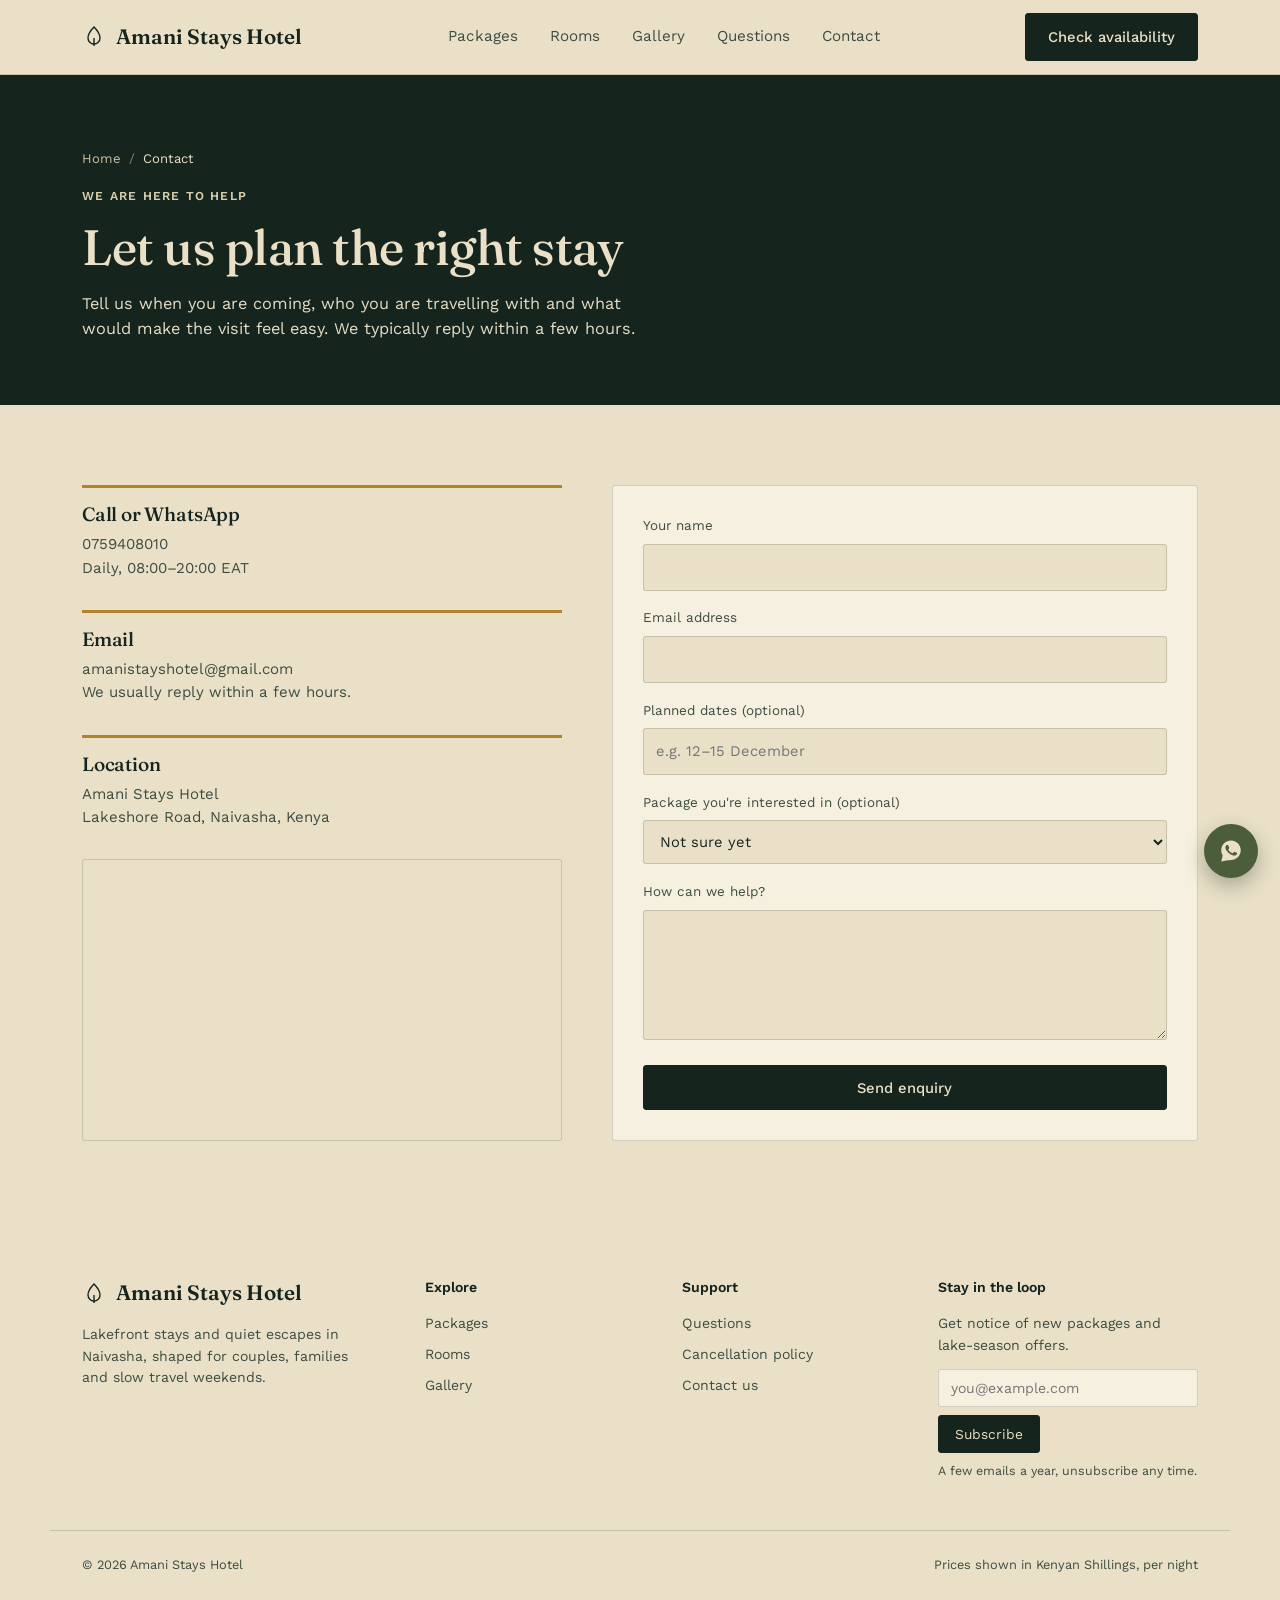
<file: amani-stays-contact.html>
<!DOCTYPE html>
<html lang="en">
<head>
<meta charset="UTF-8">
<meta name="viewport" content="width=device-width, initial-scale=1.0">
<title>Contact | Amani Stays Hotel, Naivasha</title>
<meta name="description" content="Get in touch with Amani Stays Hotel in Naivasha, Kenya by phone, WhatsApp, email or enquiry form to plan your stay.">
<link rel="canonical" href="https://amanistayshotel.example/amani-stays-contact.html">
<meta property="og:type" content="website">
<meta property="og:title" content="Contact | Amani Stays Hotel, Naivasha">
<meta property="og:description" content="Get in touch with Amani Stays Hotel in Naivasha, Kenya by phone, WhatsApp, email or enquiry form to plan your stay.">
<meta property="og:image" content="https://images.unsplash.com/photo-1506744038136-46273834b3fb?auto=format&fit=crop&w=1200&q=80">
<meta property="og:url" content="https://amanistayshotel.example/amani-stays-contact.html">
<meta name="twitter:card" content="summary_large_image">
<meta name="twitter:title" content="Contact | Amani Stays Hotel, Naivasha">
<meta name="twitter:description" content="Get in touch with Amani Stays Hotel in Naivasha, Kenya by phone, WhatsApp, email or enquiry form to plan your stay.">
<meta name="twitter:image" content="https://images.unsplash.com/photo-1506744038136-46273834b3fb?auto=format&fit=crop&w=1200&q=80">
<link rel="icon" href="favicon.svg" type="image/svg+xml">
<link rel="preconnect" href="https://fonts.googleapis.com">
<link rel="preconnect" href="https://fonts.gstatic.com" crossorigin>
<link href="https://fonts.googleapis.com/css2?family=Fraunces:ital,opsz,wght@0,9..144,400;0,9..144,500;0,9..144,600;0,9..144,700;1,9..144,500&family=Work+Sans:wght@400;500;600&display=swap" rel="stylesheet">
<link rel="stylesheet" href="assets/base.css">
<script type="application/ld+json">
{
  "@context": "https://schema.org",
  "@type": "BreadcrumbList",
  "itemListElement": [
    {"@type":"ListItem","position":1,"name":"Home","item":"https://amanistayshotel.example/amani-stays-hotel.html"},
    {"@type":"ListItem","position":2,"name":"Contact","item":"https://amanistayshotel.example/amani-stays-contact.html"}
  ]
}
</script>
</head>
<body>

<a href="#main" class="skip-link">Skip to content</a>

<header class="site">
  <nav class="wrap">
    <a href="amani-stays-hotel.html" class="brand">
      <svg viewBox="0 0 24 24" fill="none" aria-hidden="true"><path d="M12 2C8 6 6 9.5 6 13a6 6 0 0 0 12 0c0-3.5-2-7-6-11Z" stroke="#16241E" stroke-width="1.4"/><path d="M12 13V21" stroke="#16241E" stroke-width="1.4"/></svg>
      Amani Stays Hotel
    </a>
    <div class="links">
      <a href="amani-stays-packages.html">Packages</a>
      <a href="amani-stays-rooms.html">Rooms</a>
      <a href="amani-stays-gallery.html">Gallery</a>
      <a href="amani-stays-questions.html">Questions</a>
      <a href="amani-stays-contact.html" aria-current="page">Contact</a>
    </div>
    <button type="button" class="menu-toggle" id="menuToggle" aria-expanded="false" aria-controls="mobilePanel" aria-label="Open menu"><span></span></button>
    <a href="amani-stays-rooms.html" class="btn">Check availability</a>
  </nav>
  <div class="mobile-panel" id="mobilePanel">
    <div class="wrap">
      <a href="amani-stays-packages.html">Packages</a>
      <a href="amani-stays-rooms.html">Rooms</a>
      <a href="amani-stays-gallery.html">Gallery</a>
      <a href="amani-stays-questions.html">Questions</a>
      <a href="amani-stays-contact.html">Contact</a>
      <a href="amani-stays-rooms.html" class="btn">Check availability</a>
    </div>
  </div>
</header>

<main id="main">

  <section class="page-hero">
    <div class="wrap">
      <p class="breadcrumb"><a href="amani-stays-hotel.html">Home</a><span aria-hidden="true">/</span><span class="current">Contact</span></p>
      <p class="eyebrow">We are here to help</p>
      <h1>Let us plan the right stay</h1>
      <p class="lead">Tell us when you are coming, who you are travelling with and what would make the visit feel easy. We typically reply within a few hours.</p>
    </div>
  </section>

  <section>
    <div class="wrap contact-grid">
      <div>
        <div class="contact-card">
          <h3>Call or WhatsApp</h3>
          <p><a href="tel:+254759408010">0759408010</a></p>
          <p>Daily, 08:00&ndash;20:00 EAT</p>
        </div>
        <div class="contact-card">
          <h3>Email</h3>
          <p><a href="mailto:amanistayshotel@gmail.com">amanistayshotel@gmail.com</a></p>
          <p>We usually reply within a few hours.</p>
        </div>
        <div class="contact-card">
          <h3>Location</h3>
          <p>Amani Stays Hotel<br>Lakeshore Road, Naivasha, Kenya</p>
        </div>
        <div class="map-embed">
          <iframe title="Map showing Naivasha, Kenya" loading="lazy" referrerpolicy="no-referrer-when-downgrade"
            src="https://www.openstreetmap.org/export/embed.html?bbox=36.35%2C-0.78%2C36.55%2C-0.62&amp;layer=mapnik&amp;marker=-0.7167%2C36.4333"></iframe>
        </div>
      </div>

      <form class="contact-form" id="contactForm" action="https://formsubmit.co/amanistayshotel@gmail.com" method="POST" novalidate>
        <input type="hidden" name="_subject" value="New Amani Stays contact enquiry">
        <input type="hidden" name="_replyto" value="">
        <input type="hidden" name="_template" value="table">
        <input type="hidden" name="_captcha" value="false">
        <div class="field" id="cfNameField">
          <label for="cfName">Your name</label>
          <input id="cfName" name="name" required>
          <div class="error">Enter your name.</div>
        </div>
        <div class="field" id="cfEmailField">
          <label for="cfEmail">Email address</label>
          <input id="cfEmail" type="email" name="email" required>
          <div class="error">Enter a valid email address.</div>
        </div>
        <div class="field">
          <label for="cfDates">Planned dates (optional)</label>
          <input id="cfDates" name="dates" placeholder="e.g. 12&ndash;15 December">
        </div>
        <div class="field">
          <label for="cfPackage">Package you're interested in (optional)</label>
          <select id="cfPackage" name="package">
            <option value="">Not sure yet</option>
            <option>Lake Escape</option>
            <option>Family Retreat</option>
            <option>Safari Luxe</option>
            <option>Romantic Getaway</option>
          </select>
        </div>
        <div class="field" id="cfMessageField">
          <label for="cfMessage">How can we help?</label>
          <textarea id="cfMessage" name="message" required></textarea>
          <div class="error">Let us know a little about your trip.</div>
        </div>
        <button class="btn" type="submit">Send enquiry</button>
        <div class="success" id="contactSuccess">Thanks, your enquiry is on its way. We'll reply at the email address you gave us, usually within a few hours.</div>
      </form>
    </div>
  </section>

</main>



<footer>
  <div class="wrap">
    <div>
      <a href="amani-stays-hotel.html" class="brand" style="margin-bottom:14px; display:inline-flex;">
        <svg viewBox="0 0 24 24" fill="none" aria-hidden="true"><path d="M12 2C8 6 6 9.5 6 13a6 6 0 0 0 12 0c0-3.5-2-7-6-11Z" stroke="#16241E" stroke-width="1.4"/><path d="M12 13V21" stroke="#16241E" stroke-width="1.4"/></svg>
        Amani Stays Hotel
      </a>
      <p class="blurb">Lakefront stays and quiet escapes in Naivasha, shaped for couples, families and slow travel weekends.</p>
    </div>
    <div>
      <h4>Explore</h4>
      <ul>
        <li><a href="amani-stays-packages.html">Packages</a></li>
        <li><a href="amani-stays-rooms.html">Rooms</a></li>
        <li><a href="amani-stays-gallery.html">Gallery</a></li>
      </ul>
    </div>
    <div>
      <h4>Support</h4>
      <ul>
        <li><a href="amani-stays-questions.html">Questions</a></li>
        <li><a href="amani-stays-questions.html">Cancellation policy</a></li>
        <li><a href="amani-stays-contact.html">Contact us</a></li>
      </ul>
    </div>
    <div>
      <h4>Stay in the loop</h4>
      <p class="blurb" style="margin-bottom:12px;">Get notice of new packages and lake-season offers.</p>
      <form class="newsletter" id="newsletterForm">
        <label for="newsletterEmail" class="sr-only">Email address</label>
        <input type="email" id="newsletterEmail" placeholder="you@example.com" required>
        <button type="submit">Subscribe</button>
      </form>
      <p class="newsletter-note">A few emails a year, unsubscribe any time.</p>
    </div>
  </div>
  <div class="wrap bottom">
    <span>&copy; 2026 Amani Stays Hotel</span>
    <span>Prices shown in Kenyan Shillings, per night</span>
  </div>
</footer>

<div class="toast" id="toast" role="status" aria-live="polite"></div>

<a class="float-contact" href="https://wa.me/254759408010" target="_blank" rel="noopener" aria-label="Chat with Amani Stays on WhatsApp">
  <svg viewBox="0 0 32 32" fill="currentColor" aria-hidden="true"><path d="M16.02 3C9.4 3 4 8.36 4 15c0 2.36.65 4.56 1.78 6.45L4 29l7.74-1.73A11.94 11.94 0 0 0 16.02 27C22.63 27 28 21.64 28 15S22.63 3 16.02 3Zm6.98 16.9c-.3.83-1.7 1.58-2.35 1.66-.6.08-1.35.11-2.18-.14-.5-.15-1.15-.37-1.98-.72-3.48-1.5-5.75-4.99-5.93-5.22-.17-.24-1.42-1.89-1.42-3.6 0-1.72.9-2.56 1.22-2.91.31-.34.68-.43.91-.43.23 0 .45.002.65.01.21.01.49-.08.76.58.3.72 1.02 2.49 1.11 2.67.09.18.15.39.03.63-.12.24-.18.39-.36.6-.18.21-.38.47-.54.63-.18.18-.37.37-.16.73.21.36.93 1.53 2 2.48 1.37 1.22 2.53 1.6 2.89 1.78.36.18.57.15.78-.09.21-.24.9-1.05 1.14-1.41.24-.36.48-.3.81-.18.33.12 2.09.99 2.45 1.17.36.18.6.27.69.42.09.15.09.85-.21 1.68Z"/></svg>
</a>

<div class="sticky-cta" id="stickyCta">
  <span>Ready to plan your Naivasha stay?</span>
  <a href="amani-stays-rooms.html" class="btn on-dark">Check availability</a>
</div>

<script src="assets/app.js"></script>
</body>
</html>
</file>
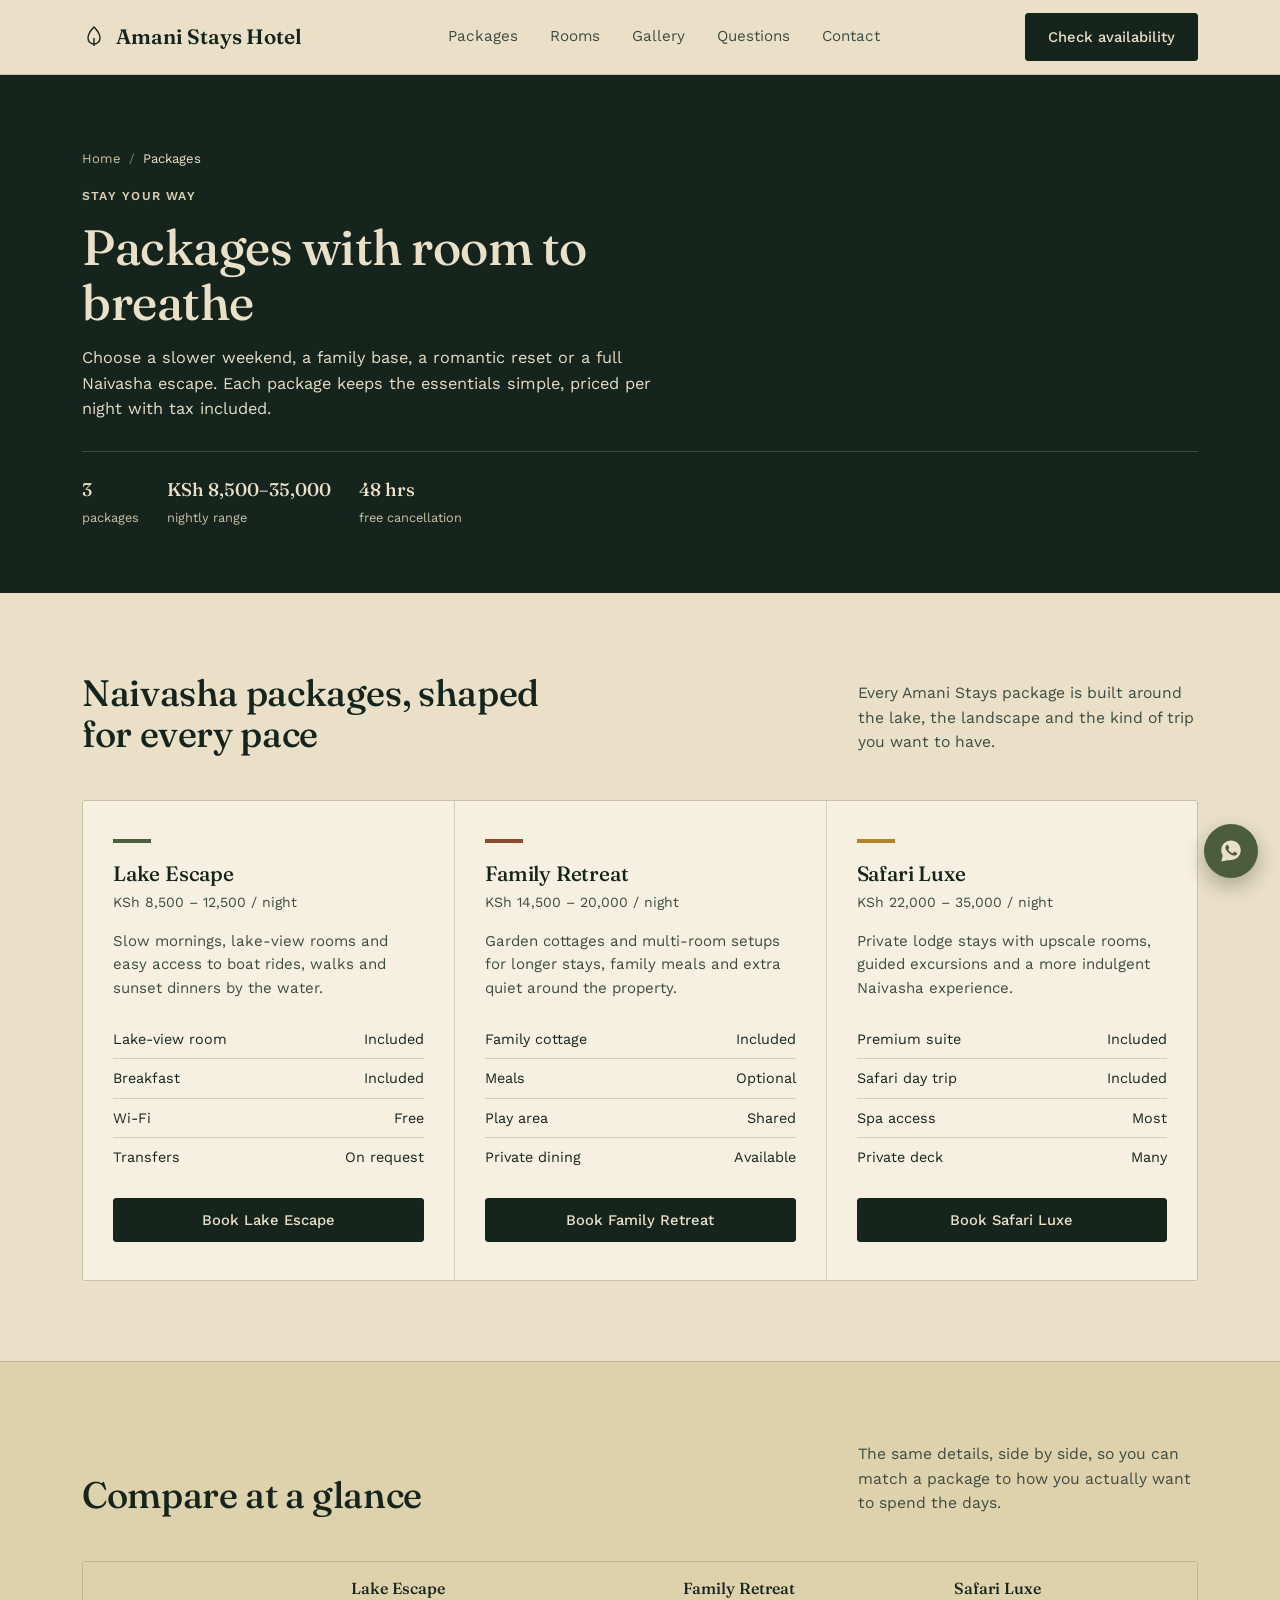
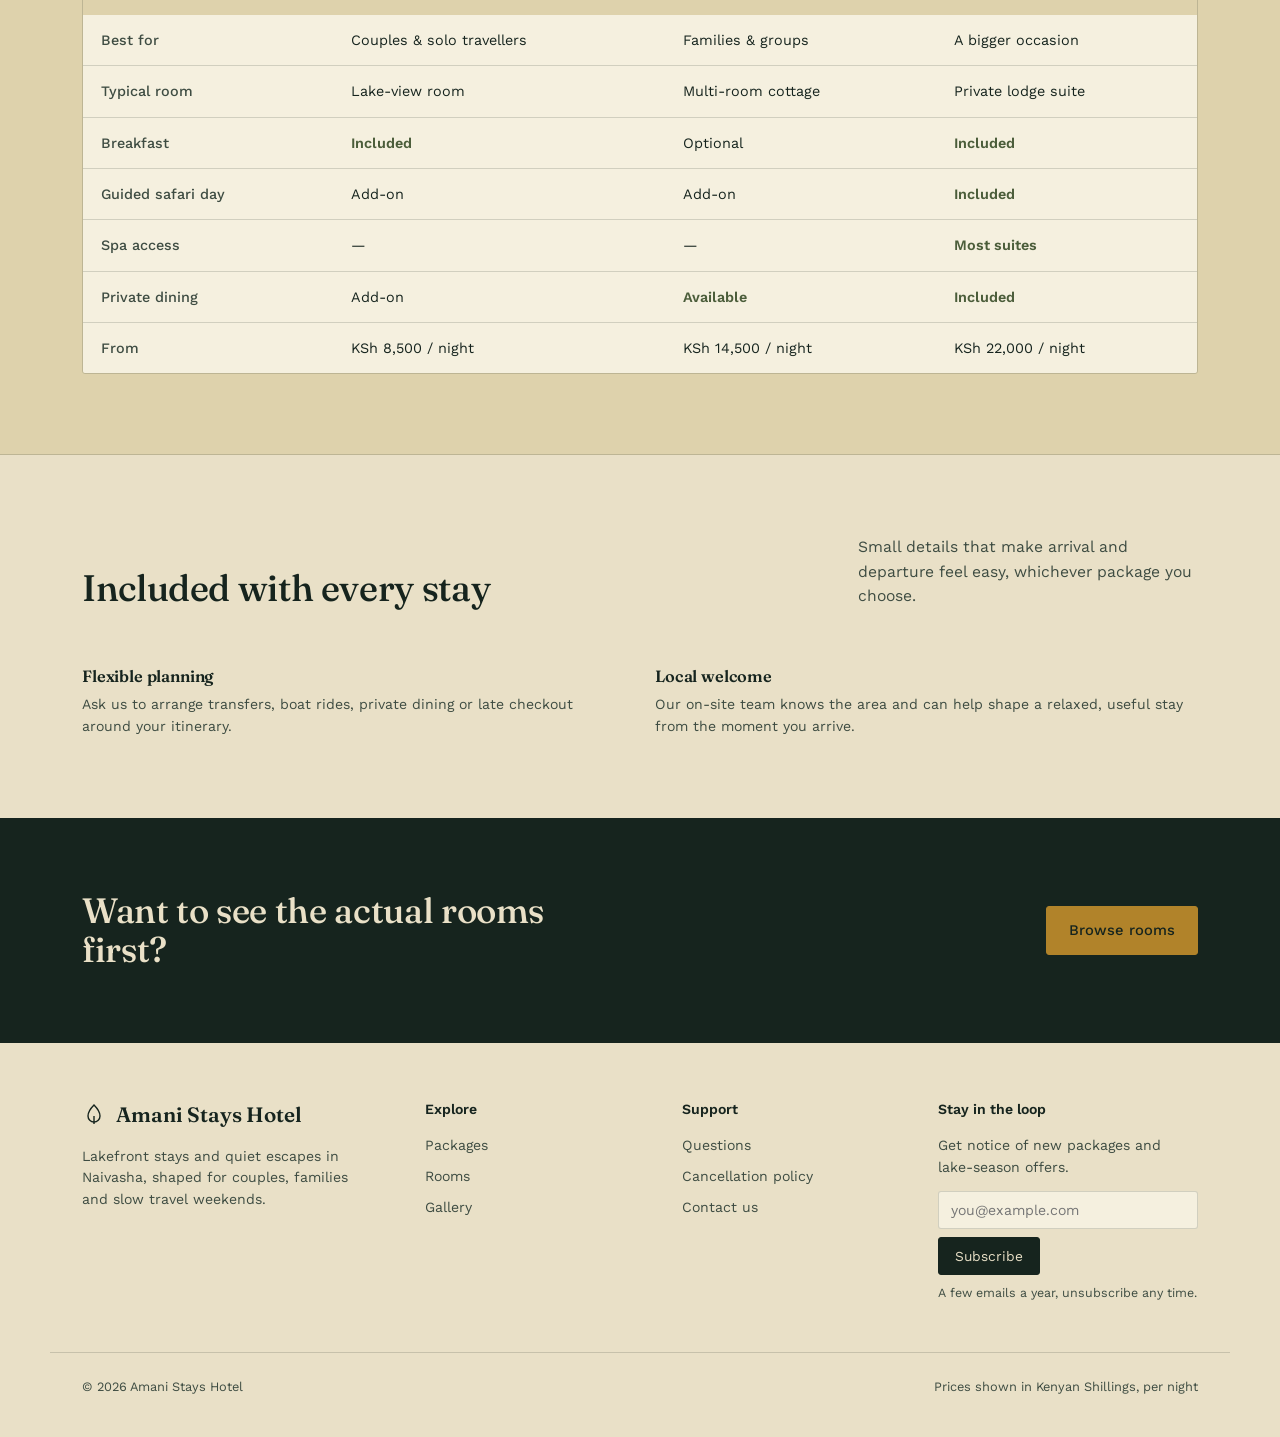
<file: amani-stays-packages.html>
<!DOCTYPE html>
<html lang="en">
<head>
<meta charset="UTF-8">
<meta name="viewport" content="width=device-width, initial-scale=1.0">
<title>Packages | Amani Stays Hotel, Naivasha</title>
<meta name="description" content="Compare Lake Escape, Family Retreat and Safari Luxe packages at Amani Stays Hotel in Naivasha, Kenya, and book the one that fits your trip.">
<link rel="canonical" href="https://amanistayshotel.example/amani-stays-packages.html">
<meta property="og:type" content="website">
<meta property="og:title" content="Packages | Amani Stays Hotel, Naivasha">
<meta property="og:description" content="Compare Lake Escape, Family Retreat and Safari Luxe packages at Amani Stays Hotel in Naivasha, Kenya, and book the one that fits your trip.">
<meta property="og:image" content="https://images.unsplash.com/photo-1506744038136-46273834b3fb?auto=format&fit=crop&w=1200&q=80">
<meta property="og:url" content="https://amanistayshotel.example/amani-stays-packages.html">
<meta name="twitter:card" content="summary_large_image">
<meta name="twitter:title" content="Packages | Amani Stays Hotel, Naivasha">
<meta name="twitter:description" content="Compare Lake Escape, Family Retreat and Safari Luxe packages at Amani Stays Hotel in Naivasha, Kenya, and book the one that fits your trip.">
<meta name="twitter:image" content="https://images.unsplash.com/photo-1506744038136-46273834b3fb?auto=format&fit=crop&w=1200&q=80">
<link rel="icon" href="favicon.svg" type="image/svg+xml">
<link rel="preconnect" href="https://fonts.googleapis.com">
<link rel="preconnect" href="https://fonts.gstatic.com" crossorigin>
<link href="https://fonts.googleapis.com/css2?family=Fraunces:ital,opsz,wght@0,9..144,400;0,9..144,500;0,9..144,600;0,9..144,700;1,9..144,500&family=Work+Sans:wght@400;500;600&display=swap" rel="stylesheet">
<link rel="stylesheet" href="assets/base.css">
<script type="application/ld+json">
{
  "@context": "https://schema.org",
  "@type": "BreadcrumbList",
  "itemListElement": [
    {"@type":"ListItem","position":1,"name":"Home","item":"https://amanistayshotel.example/amani-stays-hotel.html"},
    {"@type":"ListItem","position":2,"name":"Packages","item":"https://amanistayshotel.example/amani-stays-packages.html"}
  ]
}
</script>
</head>
<body>

<a href="#main" class="skip-link">Skip to content</a>

<header class="site">
  <nav class="wrap">
    <a href="amani-stays-hotel.html" class="brand">
      <svg viewBox="0 0 24 24" fill="none" aria-hidden="true"><path d="M12 2C8 6 6 9.5 6 13a6 6 0 0 0 12 0c0-3.5-2-7-6-11Z" stroke="#16241E" stroke-width="1.4"/><path d="M12 13V21" stroke="#16241E" stroke-width="1.4"/></svg>
      Amani Stays Hotel
    </a>
    <div class="links">
      <a href="amani-stays-packages.html" aria-current="page">Packages</a>
      <a href="amani-stays-rooms.html">Rooms</a>
      <a href="amani-stays-gallery.html">Gallery</a>
      <a href="amani-stays-questions.html">Questions</a>
      <a href="amani-stays-contact.html">Contact</a>
    </div>
    <button type="button" class="menu-toggle" id="menuToggle" aria-expanded="false" aria-controls="mobilePanel" aria-label="Open menu"><span></span></button>
    <a href="amani-stays-rooms.html" class="btn">Check availability</a>
  </nav>
  <div class="mobile-panel" id="mobilePanel">
    <div class="wrap">
      <a href="amani-stays-packages.html">Packages</a>
      <a href="amani-stays-rooms.html">Rooms</a>
      <a href="amani-stays-gallery.html">Gallery</a>
      <a href="amani-stays-questions.html">Questions</a>
      <a href="amani-stays-contact.html">Contact</a>
      <a href="amani-stays-rooms.html" class="btn">Check availability</a>
    </div>
  </div>
</header>

<main id="main">

  <section class="page-hero">
    <div class="wrap">
      <p class="breadcrumb"><a href="amani-stays-hotel.html">Home</a><span aria-hidden="true">/</span><span class="current">Packages</span></p>
      <p class="eyebrow">Stay your way</p>
      <h1>Packages with room to breathe</h1>
      <p class="lead">Choose a slower weekend, a family base, a romantic reset or a full Naivasha escape. Each package keeps the essentials simple, priced per night with tax included.</p>
      <div class="page-hero-foot">
        <div><b>3</b><span>packages</span></div>
        <div><b>KSh 8,500&ndash;35,000</b><span>nightly range</span></div>
        <div><b>48 hrs</b><span>free cancellation</span></div>
      </div>
    </div>
  </section>

  <section id="tiers">
    <div class="wrap">
      <div class="section-head">
        <h2>Naivasha packages, shaped for every pace</h2>
        <p>Every Amani Stays package is built around the lake, the landscape and the kind of trip you want to have.</p>
      </div>
      <div class="tiers">
        <div class="tier">
          <div class="bar" style="background:#4B5D3A"></div>
          <h3>Lake Escape</h3>
          <div class="range">KSh 8,500 &ndash; 12,500 / night</div>
          <p>Slow mornings, lake-view rooms and easy access to boat rides, walks and sunset dinners by the water.</p>
          <ul>
            <li><span>Lake-view room</span><span>Included</span></li>
            <li><span>Breakfast</span><span>Included</span></li>
            <li><span>Wi-Fi</span><span>Free</span></li>
            <li><span>Transfers</span><span>On request</span></li>
          </ul>
          <button type="button" class="btn" style="width:100%; justify-content:center; margin-top:22px;" data-book data-name="Lake Escape Package" data-loc="Naivasha" data-tier="Lake Escape" data-price="12500">Book Lake Escape</button>
        </div>
        <div class="tier">
          <div class="bar" style="background:#8C4A2F"></div>
          <h3>Family Retreat</h3>
          <div class="range">KSh 14,500 &ndash; 20,000 / night</div>
          <p>Garden cottages and multi-room setups for longer stays, family meals and extra quiet around the property.</p>
          <ul>
            <li><span>Family cottage</span><span>Included</span></li>
            <li><span>Meals</span><span>Optional</span></li>
            <li><span>Play area</span><span>Shared</span></li>
            <li><span>Private dining</span><span>Available</span></li>
          </ul>
          <button type="button" class="btn" style="width:100%; justify-content:center; margin-top:22px;" data-book data-name="Family Retreat Package" data-loc="Naivasha" data-tier="Family Retreat" data-price="18000">Book Family Retreat</button>
        </div>
        <div class="tier">
          <div class="bar" style="background:#B1832A"></div>
          <h3>Safari Luxe</h3>
          <div class="range">KSh 22,000 &ndash; 35,000 / night</div>
          <p>Private lodge stays with upscale rooms, guided excursions and a more indulgent Naivasha experience.</p>
          <ul>
            <li><span>Premium suite</span><span>Included</span></li>
            <li><span>Safari day trip</span><span>Included</span></li>
            <li><span>Spa access</span><span>Most</span></li>
            <li><span>Private deck</span><span>Many</span></li>
          </ul>
          <button type="button" class="btn" style="width:100%; justify-content:center; margin-top:22px;" data-book data-name="Safari Luxe Package" data-loc="Naivasha" data-tier="Safari Luxe" data-price="28000">Book Safari Luxe</button>
        </div>
      </div>
    </div>
  </section>

  <section class="alt">
    <div class="wrap">
      <div class="section-head">
        <h2>Compare at a glance</h2>
        <p>The same details, side by side, so you can match a package to how you actually want to spend the days.</p>
      </div>
      <div class="compare-wrap">
        <table class="compare">
          <thead>
            <tr><th>&nbsp;</th><th>Lake Escape</th><th>Family Retreat</th><th>Safari Luxe</th></tr>
          </thead>
          <tbody>
            <tr><th scope="row">Best for</th><td>Couples &amp; solo travellers</td><td>Families &amp; groups</td><td>A bigger occasion</td></tr>
            <tr><th scope="row">Typical room</th><td>Lake-view room</td><td>Multi-room cottage</td><td>Private lodge suite</td></tr>
            <tr><th scope="row">Breakfast</th><td class="yes">Included</td><td>Optional</td><td class="yes">Included</td></tr>
            <tr><th scope="row">Guided safari day</th><td>Add-on</td><td>Add-on</td><td class="yes">Included</td></tr>
            <tr><th scope="row">Spa access</th><td>&mdash;</td><td>&mdash;</td><td class="yes">Most suites</td></tr>
            <tr><th scope="row">Private dining</th><td>Add-on</td><td class="yes">Available</td><td class="yes">Included</td></tr>
            <tr><th scope="row">From</th><td>KSh 8,500 / night</td><td>KSh 14,500 / night</td><td>KSh 22,000 / night</td></tr>
          </tbody>
        </table>
      </div>
    </div>
  </section>

  <section>
    <div class="wrap">
      <div class="section-head">
        <h2>Included with every stay</h2>
        <p>Small details that make arrival and departure feel easy, whichever package you choose.</p>
      </div>
      <div class="feat-grid" style="grid-template-columns:repeat(2,1fr);">
        <div class="feat">
          <h3>Flexible planning</h3>
          <p>Ask us to arrange transfers, boat rides, private dining or late checkout around your itinerary.</p>
        </div>
        <div class="feat">
          <h3>Local welcome</h3>
          <p>Our on-site team knows the area and can help shape a relaxed, useful stay from the moment you arrive.</p>
        </div>
      </div>
    </div>
  </section>

  <div class="cta-band">
    <div class="wrap">
      <h2>Want to see the actual rooms first?</h2>
      <a href="amani-stays-rooms.html" class="btn on-dark">Browse rooms</a>
    </div>
  </div>

</main>

<!-- BOOKING MODAL -->
<div class="modal-overlay" id="bookingOverlay" aria-hidden="true">
  <div class="modal" role="dialog" aria-modal="true" aria-labelledby="modalPropName">
    <button type="button" class="modal-close" id="closeModalBtn" aria-label="Close booking form">Close &#10005;</button>

    <form class="booking-form" id="bookingForm" novalidate>
      <div class="modal-head">
        <div class="tag-sm" id="modalPropSub">Package, location</div>
        <h3 id="modalPropName">Room name</h3>
      </div>

      <div class="row2">
        <div class="field" id="checkinField">
          <label for="checkinInput">Check-in</label>
          <input type="date" id="checkinInput" required>
          <div class="error">Pick a check-in date.</div>
        </div>
        <div class="field">
          <label for="nightsInput">Nights</label>
          <input type="number" id="nightsInput" min="1" max="14" value="2" required>
          <div class="checkout-preview" id="checkoutPreview">Check-out &mdash;</div>
        </div>
      </div>

      <div class="row2">
        <div class="stepper-row" data-modal-stepper="rooms" data-min="1" data-max="6">
          <span class="label">Rooms</span>
          <span class="stepper"><button type="button" data-action="dec" aria-label="Fewer rooms">&ndash;</button><output>1</output><button type="button" data-action="inc" aria-label="More rooms">+</button></span>
        </div>
        <div class="stepper-row" data-modal-stepper="adults" data-min="1" data-max="10">
          <span class="label">Adults</span>
          <span class="stepper"><button type="button" data-action="dec" aria-label="Fewer adults">&ndash;</button><output>2</output><button type="button" data-action="inc" aria-label="More adults">+</button></span>
        </div>
      </div>

      <div class="stepper-row" data-modal-stepper="children" data-min="0" data-max="8" style="margin-bottom:15px;">
        <span class="label">Children</span>
        <span class="stepper"><button type="button" data-action="dec" aria-label="Fewer children">&ndash;</button><output>0</output><button type="button" data-action="inc" aria-label="More children">+</button></span>
      </div>

      <div class="field">
        <label>Extra services</label>
        <div class="service-list">
          <label class="service-option"><input type="checkbox" data-label="Breakfast" data-price="1200"> Breakfast</label>
          <label class="service-option"><input type="checkbox" data-label="Airport transfer" data-price="2500"> Airport transfer</label>
          <label class="service-option"><input type="checkbox" data-label="Lake boat ride" data-price="3500"> Lake boat ride</label>
          <label class="service-option"><input type="checkbox" data-label="Safari day trip" data-price="6000"> Safari day trip</label>
          <label class="service-option"><input type="checkbox" data-label="Late checkout" data-price="1800"> Late checkout</label>
          <label class="service-option"><input type="checkbox" data-label="Private dining" data-price="2200"> Private dining</label>
        </div>
      </div>

      <div class="field" id="nameField">
        <label for="nameInput">Full name</label>
        <input type="text" id="nameInput" required>
        <div class="error">Enter your name.</div>
      </div>

      <div class="row2">
        <div class="field" id="emailField">
          <label for="emailInput">Email</label>
          <input type="email" id="emailInput" required>
          <div class="error">Enter a valid email.</div>
        </div>
        <div class="field">
          <label for="phoneInput">Phone</label>
          <input type="tel" id="phoneInput" placeholder="Optional">
        </div>
      </div>

      <div class="breakdown" id="breakdown" aria-live="polite">
        <div class="breakdown-row" id="rowBase"><span>Room</span><span>KSh 0</span></div>
        <div class="breakdown-row" id="rowServices" style="display:none;"><span>Extra services</span><span>KSh 0</span></div>
        <div class="breakdown-row total"><span id="nightsLabel">2 nights total</span><b id="totalPrice">KSh 0</b></div>
      </div>

      <button type="submit" class="btn">Confirm booking</button>
    </form>

    <div class="confirm-panel" id="confirmPanel">
      <svg class="check" viewBox="0 0 24 24" fill="none" aria-hidden="true"><circle cx="12" cy="12" r="11" stroke="#4B5D3A" stroke-width="1.4"/><path d="M7 12.5l3.2 3.2L17 9" stroke="#4B5D3A" stroke-width="1.6" stroke-linecap="round" stroke-linejoin="round"/></svg>
      <h3>Booking requested</h3>
      <p id="confirmProp">Room, location</p>
      <p id="confirmDates">Dates, guests</p>
      <div class="ref"><span>Booking reference</span><span id="confirmRef">AS-00000</span></div>
      <p style="margin-bottom:20px;">A confirmation with payment details will be sent to your email. Our team usually responds within a few hours.</p>
      <button type="button" class="btn ghost" id="bookAnotherBtn">Done</button>
    </div>

  </div>
</div>

<footer>
  <div class="wrap">
    <div>
      <a href="amani-stays-hotel.html" class="brand" style="margin-bottom:14px; display:inline-flex;">
        <svg viewBox="0 0 24 24" fill="none" aria-hidden="true"><path d="M12 2C8 6 6 9.5 6 13a6 6 0 0 0 12 0c0-3.5-2-7-6-11Z" stroke="#16241E" stroke-width="1.4"/><path d="M12 13V21" stroke="#16241E" stroke-width="1.4"/></svg>
        Amani Stays Hotel
      </a>
      <p class="blurb">Lakefront stays and quiet escapes in Naivasha, shaped for couples, families and slow travel weekends.</p>
    </div>
    <div>
      <h4>Explore</h4>
      <ul>
        <li><a href="amani-stays-packages.html">Packages</a></li>
        <li><a href="amani-stays-rooms.html">Rooms</a></li>
        <li><a href="amani-stays-gallery.html">Gallery</a></li>
      </ul>
    </div>
    <div>
      <h4>Support</h4>
      <ul>
        <li><a href="amani-stays-questions.html">Questions</a></li>
        <li><a href="amani-stays-questions.html">Cancellation policy</a></li>
        <li><a href="amani-stays-contact.html">Contact us</a></li>
      </ul>
    </div>
    <div>
      <h4>Stay in the loop</h4>
      <p class="blurb" style="margin-bottom:12px;">Get notice of new packages and lake-season offers.</p>
      <form class="newsletter" id="newsletterForm">
        <label for="newsletterEmail" class="sr-only">Email address</label>
        <input type="email" id="newsletterEmail" placeholder="you@example.com" required>
        <button type="submit">Subscribe</button>
      </form>
      <p class="newsletter-note">A few emails a year, unsubscribe any time.</p>
    </div>
  </div>
  <div class="wrap bottom">
    <span>&copy; 2026 Amani Stays Hotel</span>
    <span>Prices shown in Kenyan Shillings, per night</span>
  </div>
</footer>

<div class="toast" id="toast" role="status" aria-live="polite"></div>

<a class="float-contact" href="https://wa.me/254759408010" target="_blank" rel="noopener" aria-label="Chat with Amani Stays on WhatsApp">
  <svg viewBox="0 0 32 32" fill="currentColor" aria-hidden="true"><path d="M16.02 3C9.4 3 4 8.36 4 15c0 2.36.65 4.56 1.78 6.45L4 29l7.74-1.73A11.94 11.94 0 0 0 16.02 27C22.63 27 28 21.64 28 15S22.63 3 16.02 3Zm6.98 16.9c-.3.83-1.7 1.58-2.35 1.66-.6.08-1.35.11-2.18-.14-.5-.15-1.15-.37-1.98-.72-3.48-1.5-5.75-4.99-5.93-5.22-.17-.24-1.42-1.89-1.42-3.6 0-1.72.9-2.56 1.22-2.91.31-.34.68-.43.91-.43.23 0 .45.002.65.01.21.01.49-.08.76.58.3.72 1.02 2.49 1.11 2.67.09.18.15.39.03.63-.12.24-.18.39-.36.6-.18.21-.38.47-.54.63-.18.18-.37.37-.16.73.21.36.93 1.53 2 2.48 1.37 1.22 2.53 1.6 2.89 1.78.36.18.57.15.78-.09.21-.24.9-1.05 1.14-1.41.24-.36.48-.3.81-.18.33.12 2.09.99 2.45 1.17.36.18.6.27.69.42.09.15.09.85-.21 1.68Z"/></svg>
</a>

<div class="sticky-cta" id="stickyCta">
  <span>Ready to plan your Naivasha stay?</span>
  <a href="amani-stays-rooms.html" class="btn on-dark">Check availability</a>
</div>

<script src="assets/app.js"></script>
</body>
</html>
</file>
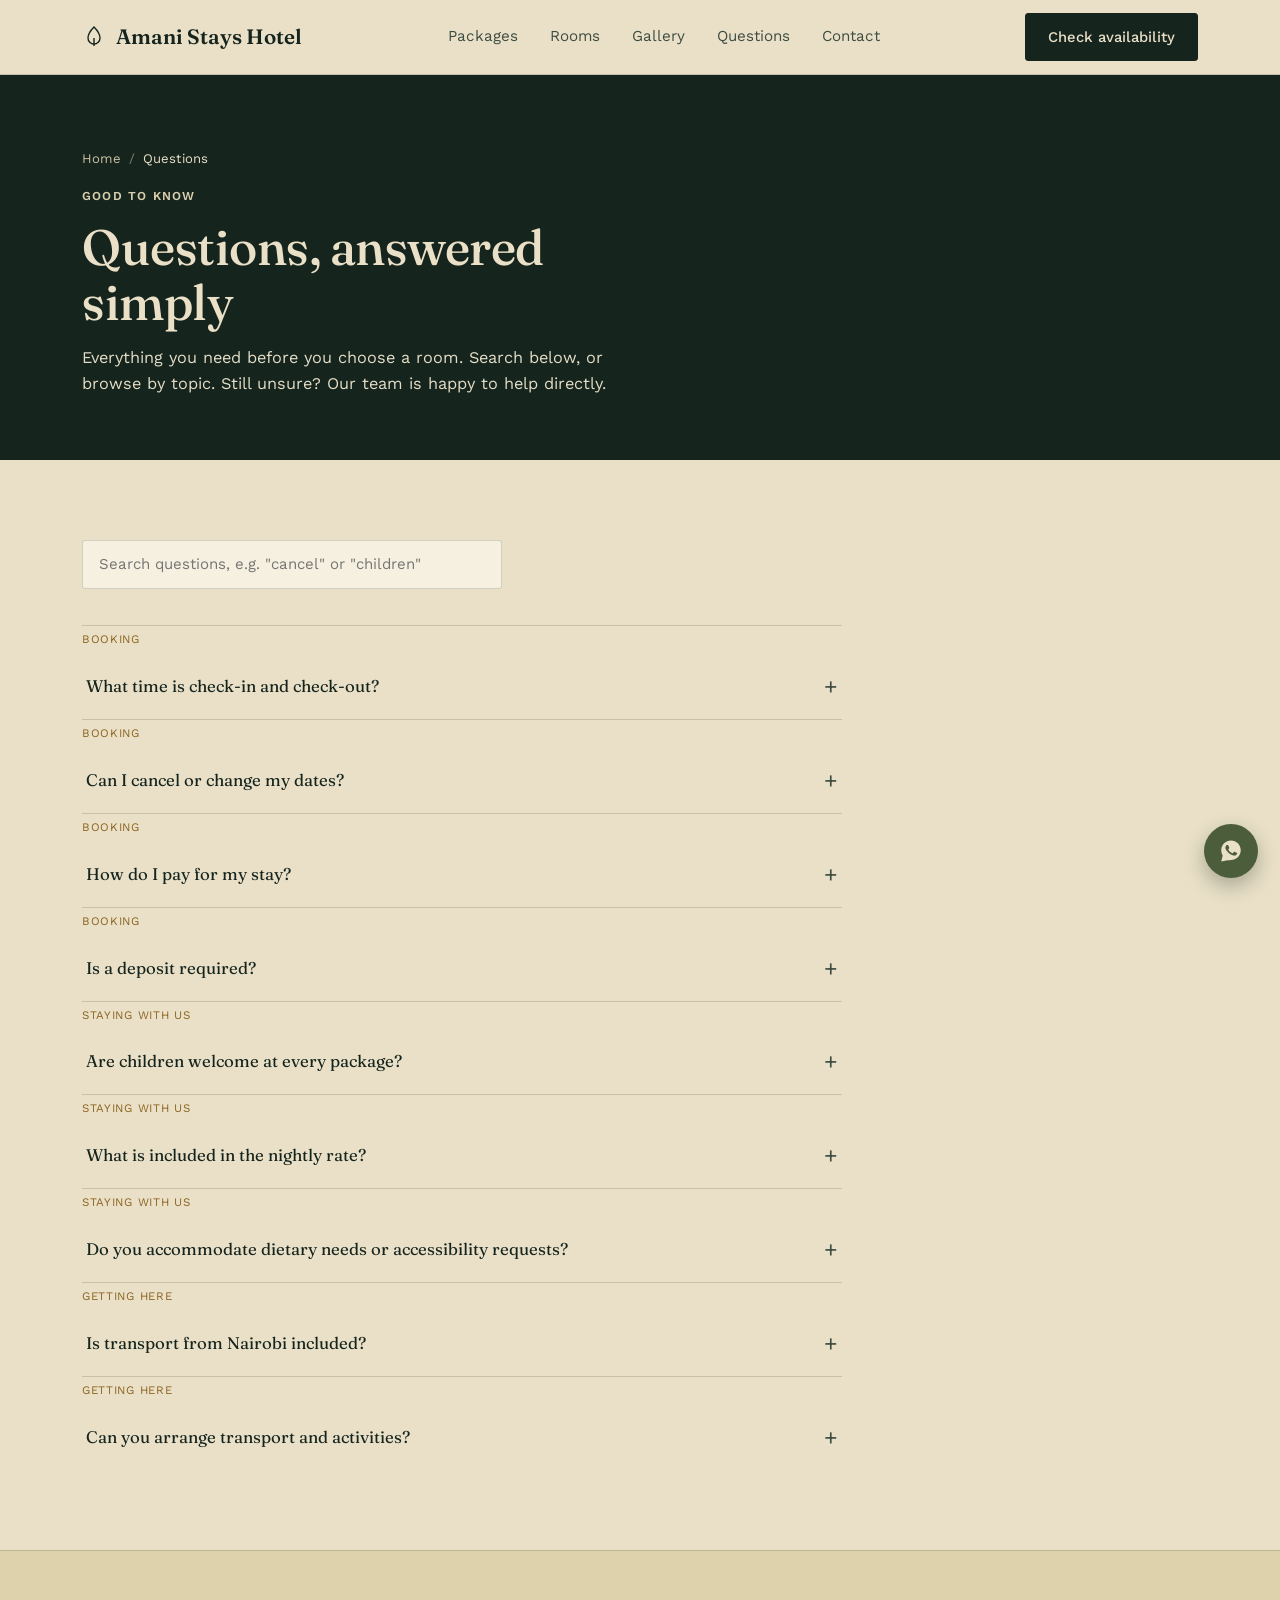
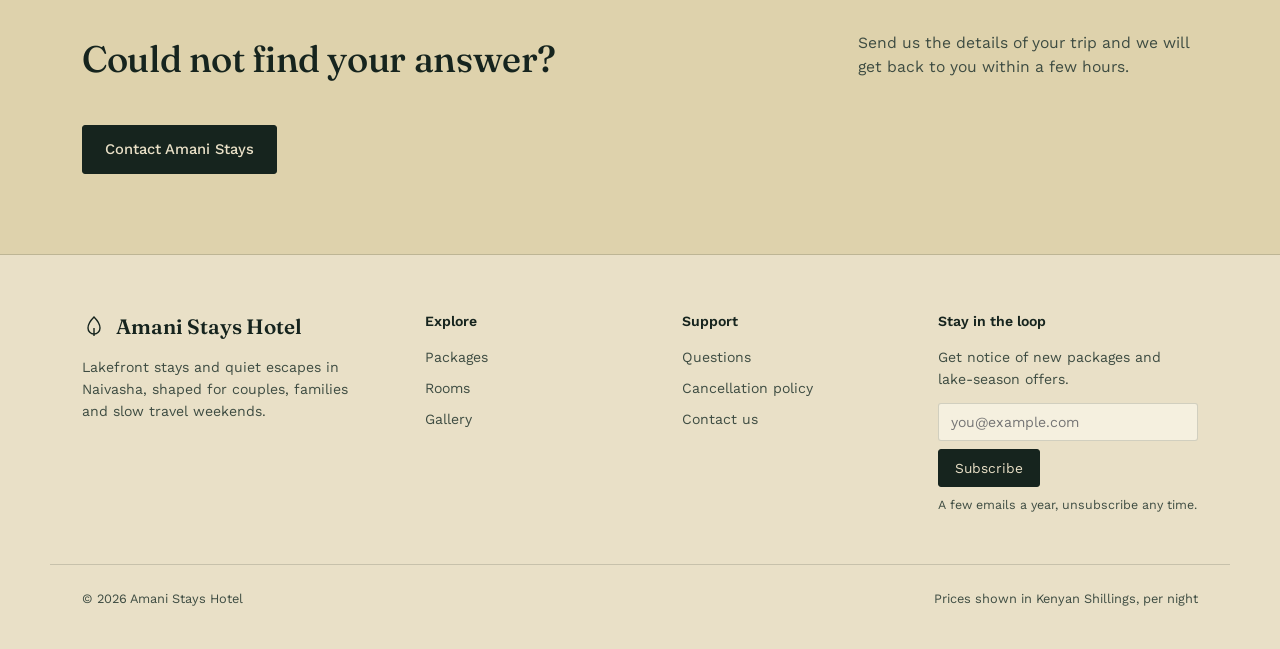
<file: amani-stays-questions.html>
<!DOCTYPE html>
<html lang="en">
<head>
<meta charset="UTF-8">
<meta name="viewport" content="width=device-width, initial-scale=1.0">
<title>Questions | Amani Stays Hotel, Naivasha</title>
<meta name="description" content="Answers to common questions about check-in, cancellations, children, payments and transport at Amani Stays Hotel in Naivasha, Kenya.">
<link rel="canonical" href="https://amanistayshotel.example/amani-stays-questions.html">
<meta property="og:type" content="website">
<meta property="og:title" content="Questions | Amani Stays Hotel, Naivasha">
<meta property="og:description" content="Answers to common questions about check-in, cancellations, children, payments and transport at Amani Stays Hotel in Naivasha, Kenya.">
<meta property="og:image" content="https://images.unsplash.com/photo-1506744038136-46273834b3fb?auto=format&fit=crop&w=1200&q=80">
<meta property="og:url" content="https://amanistayshotel.example/amani-stays-questions.html">
<meta name="twitter:card" content="summary_large_image">
<meta name="twitter:title" content="Questions | Amani Stays Hotel, Naivasha">
<meta name="twitter:description" content="Answers to common questions about check-in, cancellations, children, payments and transport at Amani Stays Hotel in Naivasha, Kenya.">
<meta name="twitter:image" content="https://images.unsplash.com/photo-1506744038136-46273834b3fb?auto=format&fit=crop&w=1200&q=80">
<link rel="icon" href="favicon.svg" type="image/svg+xml">
<link rel="preconnect" href="https://fonts.googleapis.com">
<link rel="preconnect" href="https://fonts.gstatic.com" crossorigin>
<link href="https://fonts.googleapis.com/css2?family=Fraunces:ital,opsz,wght@0,9..144,400;0,9..144,500;0,9..144,600;0,9..144,700;1,9..144,500&family=Work+Sans:wght@400;500;600&display=swap" rel="stylesheet">
<link rel="stylesheet" href="assets/base.css">
<script type="application/ld+json">
{
  "@context": "https://schema.org",
  "@type": "FAQPage",
  "mainEntity": [
    {
      "@type": "Question",
      "name": "What time is check-in and check-out?",
      "acceptedAnswer": {
        "@type": "Answer",
        "text": "Check-in is from 14:00 and check-out is by 11:00. Late checkout can be added as an extra service when you book, subject to availability."
      }
    },
    {
      "@type": "Question",
      "name": "Can I cancel or change my dates?",
      "acceptedAnswer": {
        "@type": "Answer",
        "text": "Most stays can be cancelled free of charge up to 48 hours before check-in. Date changes are handled by our team by email once your booking is confirmed."
      }
    },
    {
      "@type": "Question",
      "name": "How do I pay for my stay?",
      "acceptedAnswer": {
        "@type": "Answer",
        "text": "A confirmation email with payment details is sent after you submit a booking request. Payment is due before check-in unless otherwise agreed with our team."
      }
    },
    {
      "@type": "Question",
      "name": "Is a deposit required?",
      "acceptedAnswer": {
        "@type": "Answer",
        "text": "Some packages during peak season ask for a small deposit to hold the room. This will always be shown clearly before you confirm a booking."
      }
    },
    {
      "@type": "Question",
      "name": "Are children welcome at every package?",
      "acceptedAnswer": {
        "@type": "Answer",
        "text": "Yes. Family Retreat is set up specifically for children, and Lake Escape, Safari Luxe and Romantic Getaway can all accommodate children with advance notice."
      }
    },
    {
      "@type": "Question",
      "name": "What is included in the nightly rate?",
      "acceptedAnswer": {
        "@type": "Answer",
        "text": "Your room, daily housekeeping, Wi-Fi and the inclusions listed with your chosen package are covered. Optional extras like breakfast, transfers or a safari day are priced separately."
      }
    },
    {
      "@type": "Question",
      "name": "Do you accommodate dietary needs or accessibility requests?",
      "acceptedAnswer": {
        "@type": "Answer",
        "text": "Yes, tell us in advance through the contact page or at booking and our team will confirm what's possible for your room and package."
      }
    },
    {
      "@type": "Question",
      "name": "Is transport from Nairobi included?",
      "acceptedAnswer": {
        "@type": "Answer",
        "text": "Transport is not included in the nightly rate. Airport and town transfers can be added as an extra service during booking."
      }
    },
    {
      "@type": "Question",
      "name": "Can you arrange transport and activities?",
      "acceptedAnswer": {
        "@type": "Answer",
        "text": "Yes. We can help arrange transfers, boat rides, safari days, private dining and other additions before or during your stay."
      }
    }
  ]
}
</script>
</head>
<body>

<a href="#main" class="skip-link">Skip to content</a>

<header class="site">
  <nav class="wrap">
    <a href="amani-stays-hotel.html" class="brand">
      <svg viewBox="0 0 24 24" fill="none" aria-hidden="true"><path d="M12 2C8 6 6 9.5 6 13a6 6 0 0 0 12 0c0-3.5-2-7-6-11Z" stroke="#16241E" stroke-width="1.4"/><path d="M12 13V21" stroke="#16241E" stroke-width="1.4"/></svg>
      Amani Stays Hotel
    </a>
    <div class="links">
      <a href="amani-stays-packages.html">Packages</a>
      <a href="amani-stays-rooms.html">Rooms</a>
      <a href="amani-stays-gallery.html">Gallery</a>
      <a href="amani-stays-questions.html" aria-current="page">Questions</a>
      <a href="amani-stays-contact.html">Contact</a>
    </div>
    <button type="button" class="menu-toggle" id="menuToggle" aria-expanded="false" aria-controls="mobilePanel" aria-label="Open menu"><span></span></button>
    <a href="amani-stays-rooms.html" class="btn">Check availability</a>
  </nav>
  <div class="mobile-panel" id="mobilePanel">
    <div class="wrap">
      <a href="amani-stays-packages.html">Packages</a>
      <a href="amani-stays-rooms.html">Rooms</a>
      <a href="amani-stays-gallery.html">Gallery</a>
      <a href="amani-stays-questions.html">Questions</a>
      <a href="amani-stays-contact.html">Contact</a>
      <a href="amani-stays-rooms.html" class="btn">Check availability</a>
    </div>
  </div>
</header>

<main id="main">

  <section class="page-hero">
    <div class="wrap">
      <p class="breadcrumb"><a href="amani-stays-hotel.html">Home</a><span aria-hidden="true">/</span><span class="current">Questions</span></p>
      <p class="eyebrow">Good to know</p>
      <h1>Questions, answered simply</h1>
      <p class="lead">Everything you need before you choose a room. Search below, or browse by topic. Still unsure? Our team is happy to help directly.</p>
    </div>
  </section>

  <section>
    <div class="wrap">
      <div class="faq-search">
        <label for="faqSearch" class="sr-only">Search questions</label>
        <input type="search" id="faqSearch" placeholder="Search questions, e.g. &quot;cancel&quot; or &quot;children&quot;">
      </div>
      <div class="faq">
        <div class="faq-item">
          <span class="faq-cat">Booking</span>
          <button type="button" aria-expanded="false">What time is check-in and check-out?<span class="plus">+</span></button>
          <div class="faq-panel"><p>Check-in is from 14:00 and check-out is by 11:00. Late checkout can be added as an extra service when you book, subject to availability.</p></div>
        </div>
        <div class="faq-item">
          <span class="faq-cat">Booking</span>
          <button type="button" aria-expanded="false">Can I cancel or change my dates?<span class="plus">+</span></button>
          <div class="faq-panel"><p>Most stays can be cancelled free of charge up to 48 hours before check-in. Date changes are handled by our team by email once your booking is confirmed.</p></div>
        </div>
        <div class="faq-item">
          <span class="faq-cat">Booking</span>
          <button type="button" aria-expanded="false">How do I pay for my stay?<span class="plus">+</span></button>
          <div class="faq-panel"><p>A confirmation email with payment details is sent after you submit a booking request. Payment is due before check-in unless otherwise agreed with our team.</p></div>
        </div>
        <div class="faq-item">
          <span class="faq-cat">Booking</span>
          <button type="button" aria-expanded="false">Is a deposit required?<span class="plus">+</span></button>
          <div class="faq-panel"><p>Some packages during peak season ask for a small deposit to hold the room. This will always be shown clearly before you confirm a booking.</p></div>
        </div>
        <div class="faq-item">
          <span class="faq-cat">Staying with us</span>
          <button type="button" aria-expanded="false">Are children welcome at every package?<span class="plus">+</span></button>
          <div class="faq-panel"><p>Yes. Family Retreat is set up specifically for children, and Lake Escape, Safari Luxe and Romantic Getaway can all accommodate children with advance notice.</p></div>
        </div>
        <div class="faq-item">
          <span class="faq-cat">Staying with us</span>
          <button type="button" aria-expanded="false">What is included in the nightly rate?<span class="plus">+</span></button>
          <div class="faq-panel"><p>Your room, daily housekeeping, Wi-Fi and the inclusions listed with your chosen package are covered. Optional extras like breakfast, transfers or a safari day are priced separately.</p></div>
        </div>
        <div class="faq-item">
          <span class="faq-cat">Staying with us</span>
          <button type="button" aria-expanded="false">Do you accommodate dietary needs or accessibility requests?<span class="plus">+</span></button>
          <div class="faq-panel"><p>Yes, tell us in advance through the contact page or at booking and our team will confirm what's possible for your room and package.</p></div>
        </div>
        <div class="faq-item">
          <span class="faq-cat">Getting here</span>
          <button type="button" aria-expanded="false">Is transport from Nairobi included?<span class="plus">+</span></button>
          <div class="faq-panel"><p>Transport is not included in the nightly rate. Airport and town transfers can be added as an extra service during booking.</p></div>
        </div>
        <div class="faq-item">
          <span class="faq-cat">Getting here</span>
          <button type="button" aria-expanded="false">Can you arrange transport and activities?<span class="plus">+</span></button>
          <div class="faq-panel"><p>Yes. We can help arrange transfers, boat rides, safari days, private dining and other additions before or during your stay.</p></div>
        </div>
        <p class="faq-no-results" id="faqNoResults">No questions match your search. Try a different word, or contact us directly.</p>
      </div>
    </div>
  </section>

  <section class="alt">
    <div class="wrap">
      <div class="section-head">
        <h2>Could not find your answer?</h2>
        <p>Send us the details of your trip and we will get back to you within a few hours.</p>
      </div>
      <a class="btn" href="amani-stays-contact.html">Contact Amani Stays</a>
    </div>
  </section>

</main>



<footer>
  <div class="wrap">
    <div>
      <a href="amani-stays-hotel.html" class="brand" style="margin-bottom:14px; display:inline-flex;">
        <svg viewBox="0 0 24 24" fill="none" aria-hidden="true"><path d="M12 2C8 6 6 9.5 6 13a6 6 0 0 0 12 0c0-3.5-2-7-6-11Z" stroke="#16241E" stroke-width="1.4"/><path d="M12 13V21" stroke="#16241E" stroke-width="1.4"/></svg>
        Amani Stays Hotel
      </a>
      <p class="blurb">Lakefront stays and quiet escapes in Naivasha, shaped for couples, families and slow travel weekends.</p>
    </div>
    <div>
      <h4>Explore</h4>
      <ul>
        <li><a href="amani-stays-packages.html">Packages</a></li>
        <li><a href="amani-stays-rooms.html">Rooms</a></li>
        <li><a href="amani-stays-gallery.html">Gallery</a></li>
      </ul>
    </div>
    <div>
      <h4>Support</h4>
      <ul>
        <li><a href="amani-stays-questions.html">Questions</a></li>
        <li><a href="amani-stays-questions.html">Cancellation policy</a></li>
        <li><a href="amani-stays-contact.html">Contact us</a></li>
      </ul>
    </div>
    <div>
      <h4>Stay in the loop</h4>
      <p class="blurb" style="margin-bottom:12px;">Get notice of new packages and lake-season offers.</p>
      <form class="newsletter" id="newsletterForm">
        <label for="newsletterEmail" class="sr-only">Email address</label>
        <input type="email" id="newsletterEmail" placeholder="you@example.com" required>
        <button type="submit">Subscribe</button>
      </form>
      <p class="newsletter-note">A few emails a year, unsubscribe any time.</p>
    </div>
  </div>
  <div class="wrap bottom">
    <span>&copy; 2026 Amani Stays Hotel</span>
    <span>Prices shown in Kenyan Shillings, per night</span>
  </div>
</footer>

<div class="toast" id="toast" role="status" aria-live="polite"></div>

<a class="float-contact" href="https://wa.me/254759408010" target="_blank" rel="noopener" aria-label="Chat with Amani Stays on WhatsApp">
  <svg viewBox="0 0 32 32" fill="currentColor" aria-hidden="true"><path d="M16.02 3C9.4 3 4 8.36 4 15c0 2.36.65 4.56 1.78 6.45L4 29l7.74-1.73A11.94 11.94 0 0 0 16.02 27C22.63 27 28 21.64 28 15S22.63 3 16.02 3Zm6.98 16.9c-.3.83-1.7 1.58-2.35 1.66-.6.08-1.35.11-2.18-.14-.5-.15-1.15-.37-1.98-.72-3.48-1.5-5.75-4.99-5.93-5.22-.17-.24-1.42-1.89-1.42-3.6 0-1.72.9-2.56 1.22-2.91.31-.34.68-.43.91-.43.23 0 .45.002.65.01.21.01.49-.08.76.58.3.72 1.02 2.49 1.11 2.67.09.18.15.39.03.63-.12.24-.18.39-.36.6-.18.21-.38.47-.54.63-.18.18-.37.37-.16.73.21.36.93 1.53 2 2.48 1.37 1.22 2.53 1.6 2.89 1.78.36.18.57.15.78-.09.21-.24.9-1.05 1.14-1.41.24-.36.48-.3.81-.18.33.12 2.09.99 2.45 1.17.36.18.6.27.69.42.09.15.09.85-.21 1.68Z"/></svg>
</a>

<div class="sticky-cta" id="stickyCta">
  <span>Ready to plan your Naivasha stay?</span>
  <a href="amani-stays-rooms.html" class="btn on-dark">Check availability</a>
</div>

<script src="assets/app.js"></script>
</body>
</html>
</file>
<file: assets/base.css>
:root{
    --ink: #16241E;
    --ink-soft: #3E4C42;
    --paper: #E9E0C7;
    --paper-2: #DED2AC;
    --card: #F5F0DF;
    --gold: #B1832A;
    --gold-deep: #8C6420;
    --rust: #8C4A2F;
    --moss: #4B5D3A;
    --teal: #2C5C63;
    --line: rgba(22,36,30,0.16);
    --radius-s: 3px;
  }
  *{box-sizing:border-box; margin:0; padding:0;}
  html{scroll-behavior:smooth;}
  body{
    background: var(--paper);
    color: var(--ink);
    font-family: 'Work Sans', sans-serif;
    font-size: 16px;
    line-height: 1.55;
    -webkit-font-smoothing: antialiased;
  }
  h1,h2,h3,.display{
    font-family: 'Fraunces', serif;
    color: var(--ink);
    font-weight: 500;
    letter-spacing: -0.01em;
    line-height: 1.1;
  }
  a{color: inherit;}
  img{max-width:100%; display:block;}
  button{font-family:inherit;}
  .wrap{ max-width: 1180px; margin: 0 auto; padding: 0 32px; }
  @media (max-width: 640px){ .wrap{ padding: 0 20px; } }
  .sr-only{ position:absolute; width:1px; height:1px; overflow:hidden; clip:rect(0,0,0,0); white-space:nowrap; }
  a:focus-visible, button:focus-visible, input:focus-visible, [tabindex]:focus-visible{
    outline: 2px solid var(--teal); outline-offset: 3px;
  }
  @media (prefers-reduced-motion: reduce){ *{ animation: none !important; transition: none !important; scroll-behavior:auto !important; } }

  /* ---------- SKIP LINK ---------- */
  .skip-link{
    position:absolute; left:12px; top:-60px; background:var(--ink); color:var(--paper);
    padding:10px 16px; border-radius:var(--radius-s); z-index:300; transition: top 0.15s ease;
  }
  .skip-link:focus{ top:12px; }

  /* ---------- NAV ---------- */
  header.site{
    position: sticky; top:0; z-index: 80;
    background: rgba(233,224,199,0.94);
    backdrop-filter: blur(6px);
    border-bottom: 1px solid var(--line);
  }
  nav.wrap{ display:flex; align-items:center; justify-content:space-between; height: 74px; }
  .brand{
    font-family:'Fraunces', serif; font-size: 1.3rem; font-weight: 600;
    display:flex; align-items:center; gap:10px; text-decoration:none;
  }
  .brand svg{ width:24px; height:24px; flex-shrink:0; }
  nav .links{ display:flex; align-items:center; gap:32px; font-size: 0.95rem; }
  nav .links a{ text-decoration:none; color: var(--ink-soft); }
  nav .links a:hover{ color: var(--ink); }
  .btn{
    display:inline-flex; align-items:center; justify-content:center; gap:8px;
    background: var(--ink); color: var(--paper);
    padding: 12px 22px; border-radius: var(--radius-s);
    text-decoration:none; font-size: 0.92rem; font-weight: 500;
    border: 1px solid var(--ink); cursor:pointer;
    transition: background 0.15s ease, color 0.15s ease;
  }
  .btn:hover{ background: transparent; color: var(--ink); }
  .btn.ghost{ background: transparent; color: var(--ink); border: 1px solid var(--ink); }
  .btn.ghost:hover{ background: var(--ink); color: var(--paper); }
  .btn.on-dark{ background: var(--gold); color: var(--ink); border-color: var(--gold); }
  .btn.on-dark:hover{ background: transparent; color: var(--paper); border-color: var(--paper); }
  .menu-toggle{
    display:none; background:none; border:1px solid var(--ink); border-radius: var(--radius-s);
    width: 42px; height: 38px; cursor:pointer; position:relative;
  }
  .menu-toggle span, .menu-toggle::before, .menu-toggle::after{
    content:''; position:absolute; left:10px; right:10px; height:2px; background:var(--ink);
  }
  .menu-toggle::before{ top:13px; }
  .menu-toggle span{ top:18px; }
  .menu-toggle::after{ top:23px; }
  @media (max-width: 860px){
    nav .links{ display:none; }
    .menu-toggle{ display:block; }
  }
  .mobile-panel{
    display:none; border-top:1px solid var(--line); background: var(--paper);
    padding: 8px 0 20px;
  }
  .mobile-panel.open{ display:block; }
  .mobile-panel .wrap{ display:flex; flex-direction:column; gap: 2px; }
  .mobile-panel a{
    text-decoration:none; color: var(--ink); padding: 13px 4px; border-bottom:1px solid var(--line);
    font-size: 1rem;
  }
  .mobile-panel .btn{ margin-top: 12px; }

  /* ---------- HERO ---------- */
  .hero{
    position: relative; min-height: 640px;
    display:flex; align-items:flex-end;
    background: #16241E;
    overflow: hidden;
  }
  .hero-media{ position:absolute; inset:0; }
  .hero-media img{
    width:100%; height:100%; object-fit:cover; opacity: 0.82;
  }
  .hero-media::after{
    content:''; position:absolute; inset:0;
    background: linear-gradient(180deg, rgba(22,36,30,0.35) 0%, rgba(22,36,30,0.55) 55%, rgba(22,36,30,0.92) 100%);
  }
  .hero-content{ position:relative; z-index:2; width:100%; padding: 120px 0 0; color: var(--paper); }
  .hero-content .wrap{ max-width: 760px; }
  .kicker{ font-size: 0.94rem; color: #D8CFAE; margin-bottom: 16px; }
  .hero h1{
    font-size: clamp(2.3rem, 5vw, 3.5rem); color: var(--paper); margin-bottom: 20px;
  }
  .hero p.lead{ font-size: 1.08rem; color: #E4DEC7; max-width: 50ch; margin-bottom: 30px; }
  .hero-ctas{ display:flex; gap: 14px; flex-wrap: wrap; margin-bottom: 44px; }

  /* Search widget */
  .search-widget{
    position:relative; z-index:3;
    background: var(--card);
    border: 1px solid var(--line);
    border-radius: var(--radius-s);
    box-shadow: 0 18px 40px rgba(0,0,0,0.22);
    margin-top: 30px;
    transform: translateY(38px);
    padding: 22px 22px 26px;
  }
  .search-widget .grid{
    display:grid; grid-template-columns: 1fr 1fr 1.2fr auto; gap: 16px; align-items:end;
  }
  .search-widget .field label{
    display:block; font-size: 0.78rem; color: var(--ink-soft); margin-bottom: 6px;
  }
  .search-widget .field input{
    width:100%; padding: 10px 12px; border: 1px solid var(--line); border-radius: var(--radius-s);
    background: var(--paper); font-family:'Work Sans', sans-serif; font-size: 0.92rem; color: var(--ink);
  }
  .search-widget .guest-field{ position:relative; }
  .search-widget .guest-display{
    width:100%; text-align:left; padding: 10px 12px; border: 1px solid var(--line); border-radius: var(--radius-s);
    background: var(--paper); font-family:'Work Sans', sans-serif; font-size: 0.92rem; color: var(--ink); cursor:pointer;
  }
  .guest-popover{
    display:none; position:absolute; top: calc(100% + 8px); left:0; right:0; z-index: 10;
    background: var(--card); border:1px solid var(--line); border-radius: var(--radius-s);
    box-shadow: 0 10px 26px rgba(0,0,0,0.18); padding: 16px;
  }
  .guest-popover.open{ display:block; }
  .guest-row{ display:flex; justify-content:space-between; align-items:center; padding: 9px 0; }
  .guest-row + .guest-row{ border-top: 1px solid var(--line); }
  .guest-row span.label{ font-size: 0.9rem; }
  .guest-row span.sub{ display:block; font-size: 0.76rem; color: var(--ink-soft); }
  .stepper{ display:flex; align-items:center; gap: 12px; }
  .stepper button{
    width: 28px; height: 28px; border-radius:50%; border: 1px solid var(--ink); background: transparent;
    color: var(--ink); font-size: 1rem; cursor:pointer; line-height:1;
  }
  .stepper button:disabled{ opacity: 0.3; cursor:not-allowed; }
  .stepper output{ min-width: 16px; text-align:center; font-size: 0.94rem; }
  @media (max-width: 900px){
    .search-widget .grid{ grid-template-columns: 1fr 1fr; }
  }
  @media (max-width: 640px){
    .hero-content{ padding-top: 96px; }
    .search-widget{ transform: translateY(28px); }
    .search-widget .grid{ grid-template-columns: 1fr; }
  }

  .quick-facts{
    background: var(--ink); color: var(--paper);
    padding-top: 66px; padding-bottom: 26px;
  }
  .quick-facts .wrap{ display:flex; gap: 44px; flex-wrap:wrap; border-top: 1px solid rgba(233,224,199,0.2); padding-top: 24px; }
  .quick-facts div b{ display:block; font-family:'Fraunces', serif; font-size:1.4rem; font-weight:500; }
  .quick-facts div span{ font-size: 0.85rem; color: #C9C1A2; }

  /* ---------- SECTION HEADERS ---------- */
  section{ padding: 80px 0; }
  section.alt{ background: var(--paper-2); border-top:1px solid var(--line); border-bottom:1px solid var(--line); }
  .section-head{
    display:flex; justify-content:space-between; align-items:flex-end; gap: 30px; margin-bottom: 46px;
  }
  .section-head h2{ font-size: clamp(1.7rem, 3vw, 2.3rem); max-width: 20ch; }
  .section-head p{ color: var(--ink-soft); max-width: 34ch; font-size: 0.98rem; }
  @media (max-width: 720px){ .section-head{ flex-direction:column; align-items:flex-start; } }

  /* ---------- TIERS ---------- */
  .tiers{ display:grid; grid-template-columns: repeat(3, 1fr); border: 1px solid var(--line); border-radius: var(--radius-s); overflow:hidden; }
  .tier{ padding: 38px 30px; border-left: 1px solid var(--line); background: var(--card); }
  .tier:first-child{ border-left:none; }
  .tier .bar{ width: 38px; height: 4px; margin-bottom: 20px; }
  .tier h3{ font-size: 1.3rem; margin-bottom: 6px; }
  .tier .range{ font-size: 0.88rem; color: var(--ink-soft); margin-bottom: 16px; }
  .tier p{ font-size: 0.94rem; color: var(--ink-soft); margin-bottom: 20px; }
  .tier ul{ list-style:none; font-size: 0.9rem; }
  .tier ul li{ padding: 8px 0; border-top: 1px solid var(--line); display:flex; justify-content:space-between; gap: 10px; }
  .tier ul li:first-child{ border-top:none; }
  @media (max-width: 820px){
    .tiers{ grid-template-columns: 1fr; }
    .tier{ border-left:none; border-top:1px solid var(--line); }
    .tier:first-child{ border-top:none; }
  }

  /* ---------- DESTINATIONS ---------- */
  .dest-grid{ display:grid; grid-template-columns: repeat(4, 1fr); gap: 18px; }
  @media (max-width: 980px){ .dest-grid{ grid-template-columns: repeat(2, 1fr); } }
  @media (max-width: 560px){ .dest-grid{ grid-template-columns: 1fr; } }
  .dest{
    border: 1px solid var(--line); border-radius: var(--radius-s); background: var(--card); overflow: hidden;
    min-height: 210px; display:flex; flex-direction:column; justify-content:space-between; cursor: pointer;
    padding: 0; text-align: left; font: inherit; color: inherit;
    transition: box-shadow 0.15s ease, transform 0.15s ease;
  }
  .dest:hover{ box-shadow: 0 6px 18px rgba(22,36,30,0.14); transform: translateY(-2px); }
  .dest .dest-photo{ height: 112px; overflow:hidden; }
  .dest .dest-photo img{ width:100%; height:100%; object-fit:cover; filter: saturate(1.05) sepia(0.14) contrast(1.03); }
  .dest .dest-body{ padding: 18px 20px 20px; flex:1; display:flex; flex-direction:column; justify-content:space-between; }
  .dest h3{ font-size: 1.08rem; margin-bottom: 6px; font-weight:500; }
  .dest p{ font-size: 0.86rem; color: var(--ink-soft); }
  .dest .count{ font-size: 0.8rem; color: var(--ink-soft); margin-top: 14px; padding-top:14px; border-top:1px solid var(--line);}
  .dest .count b{ color: var(--gold-deep); font-weight:600; }

  /* ---------- FILTER + SORT ---------- */
  .toolbar{ display:flex; flex-wrap:wrap; gap: 16px; justify-content:space-between; align-items:center; margin-bottom: 34px; }
  .filter-bar{ display:flex; flex-wrap:wrap; gap: 10px; }
  .filter-pill{
    display:inline-flex; align-items:center; gap:7px; background: var(--card); color: var(--ink-soft);
    border: 1px solid var(--line); padding: 9px 16px; border-radius: 20px; font-size: 0.86rem; font-weight:500;
    cursor:pointer; transition: background 0.15s ease, color 0.15s ease, border-color 0.15s ease;
  }
  .filter-pill:hover{ border-color: var(--ink-soft); }
  .filter-pill[aria-pressed="true"]{ background: var(--ink); color: var(--paper); border-color: var(--ink); }
  .sort-field{ display:flex; align-items:center; gap: 8px; font-size: 0.86rem; color: var(--ink-soft); }
  .sort-field select{
    padding: 8px 10px; border: 1px solid var(--line); border-radius: var(--radius-s); background: var(--card);
    font-family:'Work Sans', sans-serif; font-size: 0.86rem; color: var(--ink);
  }
  .filter-empty{ display:none; padding: 40px 0; color: var(--ink-soft); font-size: 0.94rem; }
  .filter-empty.show{ display:block; }
  .prop.hide-filtered{ display:none; }

  /* ---------- PROPERTIES ---------- */
  .prop-grid{ display:grid; grid-template-columns: repeat(3, 1fr); gap: 24px; }
  @media (max-width: 900px){ .prop-grid{ grid-template-columns: 1fr; } }
  .prop{ border: 1px solid var(--line); background: var(--card); border-radius: var(--radius-s); overflow:hidden; display:flex; flex-direction:column; }
  .prop .art{ height: 190px; position:relative; overflow:hidden; background: var(--paper-2); }
  .prop .art img{ width:100%; height:100%; object-fit:cover; display:block; filter: saturate(1.05) sepia(0.14) contrast(1.03); cursor:pointer; }
  .tint{ position:absolute; inset:0; mix-blend-mode: multiply; opacity: 0.4; pointer-events:none; }
  .tint-coast{ background: linear-gradient(155deg, #C79A3C 0%, #2C5C63 100%); }
  .tint-savanna{ background: linear-gradient(155deg, #C79A3C 0%, #4B5D3A 100%); }
  .tint-lake{ background: linear-gradient(155deg, #6C8073 0%, #2C5C63 100%); }
  .tint-clay{ background: linear-gradient(155deg, #C79A3C 0%, #8C4A2F 100%); }
  .prop .tag{
    position:absolute; top:14px; left:14px; z-index:2; font-size: 0.75rem; font-weight:600;
    padding: 5px 11px; border-radius: 20px; background: var(--card); color: var(--ink); border: 1px solid var(--line);
  }
  .prop .badge{
    position:absolute; top:14px; right:14px; z-index:2; font-size: 0.72rem; font-weight:600;
    padding: 5px 10px; border-radius: 20px; background: var(--gold); color: var(--ink);
  }
  .prop .thumbs{ display:flex; gap: 4px; padding: 4px; }
  .thumb{ width: 33.33%; position:relative; overflow:hidden; border: 1px solid var(--card); background:none; padding:0; cursor:pointer; }
  .thumb img{ width:100%; height: 58px; object-fit:cover; display:block; filter: saturate(1.05) sepia(0.14) contrast(1.03); }
  .thumb::after{ content:''; position:absolute; inset:0; mix-blend-mode: multiply; opacity: 0.4; pointer-events:none; }
  .thumb.tint-coast::after{ background: linear-gradient(155deg, #C79A3C 0%, #2C5C63 100%); }
  .thumb.tint-savanna::after{ background: linear-gradient(155deg, #C79A3C 0%, #4B5D3A 100%); }
  .thumb.tint-lake::after{ background: linear-gradient(155deg, #6C8073 0%, #2C5C63 100%); }
  .thumb.tint-clay::after{ background: linear-gradient(155deg, #C79A3C 0%, #8C4A2F 100%); }
  .thumb:hover img{ opacity:0.9; }
  .prop .body{ padding: 18px 22px 22px; flex:1; display:flex; flex-direction:column; }
  .prop .loc{ font-size: 0.82rem; color: var(--ink-soft); margin-bottom: 6px; }
  .prop h3{ font-size: 1.15rem; margin-bottom: 8px; font-weight:500; }
  .prop p{ font-size: 0.9rem; color: var(--ink-soft); margin-bottom: 18px; flex:1; }
  .prop .rating{ font-size: 0.82rem; color: var(--ink-soft); margin-bottom: 14px; display:flex; align-items:center; gap:6px; }
  .prop .rating b{ color: var(--ink); }
  .prop .foot{ display:flex; justify-content:space-between; align-items:center; border-top: 1px solid var(--line); padding-top: 14px; gap: 12px; flex-wrap: wrap; }
  .prop .price b{ font-family:'Fraunces', serif; font-size: 1.05rem; font-weight:500; }
  .prop .price span{ font-size: 0.78rem; color: var(--ink-soft); }
  .prop .foot-actions{ display:flex; gap: 8px; flex-wrap: wrap; }
  .btn-sm{ padding: 9px 16px; font-size: 0.85rem; }
  button.view{
    font-size: 0.86rem; font-weight:500; background: transparent; color: var(--ink); border: 1px solid var(--ink);
    padding: 9px 16px; border-radius: var(--radius-s); cursor:pointer; transition: background 0.15s ease, color 0.15s ease;
  }
  button.view:hover{ background: var(--ink); color: var(--paper); }
  button.book{
    font-size: 0.85rem; font-weight:500; background: var(--ink); color: var(--paper); border: 1px solid var(--ink);
    padding: 9px 16px; border-radius: var(--radius-s); cursor:pointer; transition: background 0.15s ease, color 0.15s ease;
  }
  button.book:hover{ background: transparent; color: var(--ink); }

  /* ---------- TRUST / FEATURES ---------- */
  .feat-grid{ display:grid; grid-template-columns: repeat(4, 1fr); gap: 30px; }
  @media (max-width: 900px){ .feat-grid{ grid-template-columns: repeat(2, 1fr); } }
  @media (max-width: 560px){ .feat-grid{ grid-template-columns: 1fr; } }
  .feat h3{ font-size: 1.02rem; font-weight:600; margin: 14px 0 8px; }
  .feat p{ font-size: 0.88rem; color: var(--ink-soft); }
  .feat svg{ width: 30px; height: 30px; }

  /* ---------- TESTIMONIALS ---------- */
  .testi-grid{ display:grid; grid-template-columns: repeat(3, 1fr); gap: 24px; }
  @media (max-width: 900px){ .testi-grid{ grid-template-columns: 1fr; } }
  .testi{ background: var(--card); border: 1px solid var(--line); border-radius: var(--radius-s); padding: 28px 26px; display:flex; flex-direction:column; gap: 16px; }
  .testi p.quote{ font-size: 0.98rem; color: var(--ink); }
  .testi .who{ display:flex; align-items:center; gap: 12px; margin-top:auto; }
  .avatar{
    width: 40px; height: 40px; border-radius:50%; display:flex; align-items:center; justify-content:center;
    font-family:'Fraunces', serif; font-weight:600; font-size: 0.95rem; color: var(--paper); flex-shrink:0;
  }
  .who .name{ font-size: 0.9rem; font-weight:600; }
  .who .stay{ font-size: 0.8rem; color: var(--ink-soft); }

  /* ---------- FAQ ---------- */
  .faq{ max-width: 760px; }
  .faq-item{ border-top: 1px solid var(--line); }
  .faq-item:last-child{ border-bottom: 1px solid var(--line); }
  .faq-item button{
    width:100%; background:none; border:none; text-align:left; cursor:pointer;
    padding: 20px 4px; display:flex; justify-content:space-between; align-items:center; gap: 20px;
    font-family:'Fraunces', serif; font-size: 1.05rem; color: var(--ink);
  }
  .faq-item .plus{ font-family:'Work Sans', sans-serif; font-size: 1.4rem; color: var(--ink-soft); flex-shrink:0; transition: transform 0.15s ease; }
  .faq-item[aria-expanded="true"] .plus{ transform: rotate(45deg); }
  .faq-panel{ overflow:hidden; max-height:0; transition: max-height 0.2s ease; }
  .faq-panel p{ padding: 0 4px 22px; font-size: 0.92rem; color: var(--ink-soft); max-width: 66ch; }

  /* ---------- CTA BAND ---------- */
  .cta-band{ background: var(--ink); color: var(--paper); padding: 74px 0; }
  .cta-band .wrap{ display:flex; justify-content:space-between; align-items:center; gap: 30px; flex-wrap:wrap; }
  .cta-band h2{ color: var(--paper); font-size: clamp(1.6rem, 3vw, 2.2rem); max-width: 22ch; }

  /* ---------- FOOTER ---------- */
  footer{ padding: 56px 0 40px; }
  footer .wrap{ display:grid; grid-template-columns: 1.4fr 1fr 1fr 1.2fr; gap: 40px; }
  @media (max-width: 760px){ footer .wrap{ grid-template-columns: 1fr 1fr; } }
  footer h4{ font-size: 0.88rem; font-weight:600; margin-bottom: 14px; }
  footer ul{ list-style:none; font-size: 0.88rem; color: var(--ink-soft); }
  footer ul li{ margin-bottom: 9px; }
  footer ul a{ text-decoration:none; }
  footer ul a:hover{ text-decoration:underline; }
  footer .bottom{
    margin-top: 50px; padding-top: 24px; border-top: 1px solid var(--line); font-size: 0.8rem; color: var(--ink-soft);
    display:flex; justify-content:space-between; flex-wrap:wrap; gap: 10px;
  }
  footer p.blurb{ font-size: 0.88rem; color: var(--ink-soft); max-width: 32ch; margin-bottom: 20px; }
  .newsletter{ display:flex; gap: 8px; flex-wrap:wrap; }
  .newsletter input{
    flex:1; min-width: 160px; padding: 10px 12px; border: 1px solid var(--line); border-radius: var(--radius-s);
    background: var(--card); font-family:'Work Sans', sans-serif; font-size: 0.88rem; color: var(--ink);
  }
  .newsletter button{
    padding: 10px 16px; border-radius: var(--radius-s); background: var(--ink); color: var(--paper);
    border: 1px solid var(--ink); font-size: 0.86rem; cursor:pointer;
  }
  .newsletter button:hover{ background: transparent; color: var(--ink); }
  .newsletter-note{ font-size: 0.78rem; color: var(--ink-soft); margin-top: 8px; }

  /* ---------- TOAST ---------- */
  .toast{
    position: fixed; bottom: 24px; left: 50%; transform: translateX(-50%) translateY(20px);
    background: var(--ink); color: var(--paper); padding: 13px 22px; border-radius: var(--radius-s);
    font-size: 0.9rem; z-index: 400; opacity:0; visibility:hidden; transition: opacity 0.2s ease, transform 0.2s ease;
  }
  .toast.show{ opacity:1; visibility:visible; transform: translateX(-50%) translateY(0); }

  /* ---------- BOOKING MODAL ---------- */
  .modal-overlay{
    position: fixed; inset: 0; z-index: 200; background: rgba(22,36,30,0.55);
    display:flex; align-items:center; justify-content:center; padding: 24px;
    opacity: 0; visibility: hidden; transition: opacity 0.18s ease;
  }
  .modal-overlay.open{ opacity: 1; visibility: visible; }
  .modal{
    background: var(--card); border: 1px solid var(--line); border-radius: var(--radius-s);
    width: 100%; max-width: 480px; max-height: 88vh; overflow-y: auto; padding: 34px 32px 30px; position: relative;
  }
  .modal-close{
    position:absolute; top:20px; right:20px; background:none; border:none; cursor:pointer;
    font-size: 0.82rem; color: var(--ink-soft); padding: 4px;
  }
  .modal-close:hover{ color: var(--ink); }
  .modal-head{ margin-bottom: 22px; padding-bottom: 20px; border-bottom: 1px solid var(--line); padding-right: 40px; }
  .modal-head .tag-sm{ font-size: 0.78rem; color: var(--ink-soft); margin-bottom: 6px; }
  .modal-head h3{ font-size: 1.35rem; }
  .modal .field{ margin-bottom: 15px; }
  .modal .row2{ display:grid; grid-template-columns: 1fr 1fr; gap: 14px; }
  .modal label{ display:block; font-size: 0.8rem; color: var(--ink-soft); margin-bottom: 6px; }
  .modal input{
    width:100%; padding: 10px 12px; border: 1px solid var(--line); border-radius: var(--radius-s);
    background: var(--paper); font-family:'Work Sans', sans-serif; font-size: 0.92rem; color: var(--ink);
  }
  .checkout-preview{ font-size: 0.84rem; color: var(--ink-soft); margin-top: 6px; }
  .stepper-row{
    display:flex; justify-content:space-between; align-items:center; border: 1px solid var(--line);
    border-radius: var(--radius-s); padding: 9px 12px; background: var(--paper);
  }
  .stepper-row .label{ font-size: 0.88rem; }
  .service-list{ display:grid; grid-template-columns:1fr 1fr; gap:10px 16px; margin-top:8px; }
  .service-option{ display:flex; align-items:center; gap:8px; font-size:0.82rem; color:var(--ink-soft); }
  .service-option input{ width:auto; accent-color: var(--moss); }
  .field .error{ font-size: 0.78rem; color: var(--rust); margin-top: 6px; display:none; }
  .field.invalid input{ border-color: var(--rust); }
  .field.invalid .error{ display:block; }
  .breakdown{ border-top: 1px solid var(--line); margin: 6px 0 20px; padding-top: 14px; }
  .breakdown-row{ display:flex; justify-content:space-between; font-size: 0.86rem; color: var(--ink-soft); padding: 4px 0; }
  .breakdown-row.total{ border-top: 1px solid var(--line); margin-top: 8px; padding-top: 12px; font-size: 0.98rem; color: var(--ink); }
  .breakdown-row.total b{ font-family:'Fraunces', serif; font-size: 1.2rem; font-weight:500; }
  .modal button.btn{ width:100%; justify-content:center; }
  .confirm-panel{ display:none; }
  .confirm-panel.show{ display:block; }
  .confirm-panel .check{ width:40px; height:40px; margin-bottom:16px; }
  .confirm-panel p{ font-size: 0.92rem; color: var(--ink-soft); margin-bottom: 4px; }
  .confirm-panel .ref{ font-family:'Fraunces', serif; font-size: 1.15rem; margin: 18px 0; padding: 14px 16px; background: var(--paper-2); border-radius: var(--radius-s); }
  .confirm-panel .ref span{ display:block; font-family:'Work Sans', sans-serif; font-size: 0.76rem; color: var(--ink-soft); margin-bottom: 4px; }
  .booking-form.hide{ display:none; }

  /* ---------- LIGHTBOX ---------- */
  .lightbox-overlay{
    position: fixed; inset: 0; z-index: 210; background: rgba(22,36,30,0.86);
    display:flex; align-items:center; justify-content:center; padding: 40px 24px;
    opacity: 0; visibility: hidden; transition: opacity 0.18s ease;
  }
  .lightbox-overlay.open{ opacity: 1; visibility: visible; }
  .lightbox-overlay figure{ max-width: 900px; width:100%; }
  .lightbox-overlay img{ width:100%; max-height: 72vh; object-fit:cover; border-radius: var(--radius-s); filter: saturate(0.92) sepia(0.08); }
  .lightbox-overlay figcaption{ color: var(--paper); font-size: 0.9rem; margin-top: 14px; display:flex; justify-content:space-between; gap: 16px; }
  .lightbox-close{ position:absolute; top:24px; right:28px; background:none; border:none; cursor:pointer; font-size: 0.85rem; color: var(--paper); }
  .lightbox-nav{
    position:absolute; top:50%; transform:translateY(-50%); background: rgba(233,224,199,0.14);
    border: 1px solid rgba(233,224,199,0.5); color: var(--paper); width:44px; height:44px; border-radius:50%;
    display:flex; align-items:center; justify-content:center; font-size: 1.3rem; cursor:pointer; transition: background 0.15s ease;
  }
  .lightbox-nav:hover{ background: rgba(233,224,199,0.3); }
  .lightbox-nav.prev{ left: 20px; }
  .lightbox-nav.next{ right: 20px; }
  @media (max-width: 640px){ .lightbox-nav{ width:36px; height:36px; font-size:1.05rem; } .lightbox-nav.prev{ left:8px; } .lightbox-nav.next{ right:8px; } }
  .lightbox-count{ font-variant-numeric: tabular-nums; }

  /* ---------- DETAILS MODAL ---------- */
  .details-modal{ max-width: 560px; padding: 0; overflow:hidden; }
  .details-modal .modal-close{ background: rgba(233,224,199,0.9); border-radius:50%; padding: 6px 9px; z-index:2; }
  .details-photo{ height: 260px; overflow:hidden; position:relative; background: var(--paper-2); }
  .details-photo img{ width:100%; height:100%; object-fit:cover; cursor:pointer; }
  .details-photo .details-nav{
    position:absolute; top:50%; transform:translateY(-50%);
    background: rgba(22,36,30,0.45); border: none; color: var(--paper);
    width:36px; height:36px; border-radius:50%; display:flex; align-items:center; justify-content:center;
    font-size: 1.15rem; cursor:pointer; transition: background 0.15s ease; z-index:2;
  }
  .details-photo .details-nav:hover{ background: rgba(22,36,30,0.7); }
  .details-photo .details-nav.prev{ left: 12px; }
  .details-photo .details-nav.next{ right: 12px; }
  .details-photo .details-count{
    position:absolute; bottom:12px; right:14px; z-index:2; background: rgba(22,36,30,0.55); color: var(--paper);
    font-size: 0.76rem; padding: 4px 9px; border-radius: 20px; font-variant-numeric: tabular-nums;
  }
  .details-thumbs{ display:flex; gap: 6px; padding: 10px 30px 0; }
  .details-thumbs button{
    flex:1; height: 52px; padding:0; border-radius: var(--radius-s); overflow:hidden; cursor:pointer;
    border: 2px solid transparent; background:none; opacity: 0.65; transition: opacity 0.15s ease, border-color 0.15s ease;
  }
  .details-thumbs button img{ width:100%; height:100%; object-fit:cover; display:block; }
  .details-thumbs button:hover{ opacity: 0.9; }
  .details-thumbs button.active{ opacity: 1; border-color: var(--gold); }
  .details-body{ padding: 26px 30px 30px; }
  .details-body .tag-sm{ font-size: 0.78rem; color: var(--ink-soft); margin-bottom: 6px; }
  .details-body h3{ font-size: 1.5rem; margin-bottom: 14px; }
  .details-body .desc{ font-size: 0.95rem; color: var(--ink-soft); margin-bottom: 22px; }
  .details-amenities{ list-style:none; display:grid; grid-template-columns: 1fr 1fr; gap: 10px 16px; margin-bottom: 26px; }
  .details-amenities li{ font-size: 0.88rem; display:flex; align-items:flex-start; gap: 8px; }
  .details-amenities li::before{ content:'✓'; color: var(--moss); font-weight:600; flex-shrink:0; }
  @media (max-width: 480px){ .details-amenities{ grid-template-columns: 1fr; } }
  .details-book-row{ display:flex; justify-content:space-between; align-items:center; gap: 16px; border-top: 1px solid var(--line); padding-top: 20px; flex-wrap:wrap; }
  .details-book-row .price b{ font-family:'Fraunces', serif; font-size: 1.3rem; font-weight:500; display:block; }
  .details-book-row .price span{ font-size: 0.8rem; color: var(--ink-soft); }
  .home-paths{ padding: 78px 0; background: var(--paper-2); border-top:1px solid var(--line); border-bottom:1px solid var(--line); }
  .home-paths .path-grid{ display:grid; grid-template-columns:repeat(4,1fr); gap:16px; }
  .home-paths .path{ background:var(--card); border:1px solid var(--line); padding:24px; text-decoration:none; }
  .home-paths .path h3{ font-size:1.2rem; margin-bottom:8px; }
  .home-paths .path p{ color:var(--ink-soft); font-size:.88rem; }
  @media(max-width:850px){ .home-paths .path-grid{ grid-template-columns:repeat(2,1fr); } }
  @media(max-width:520px){ .home-paths .path-grid{ grid-template-columns:1fr; } }


  /* ---------- BREADCRUMB ---------- */
  .breadcrumb{ font-size:0.82rem; color:#C9C1A2; display:flex; gap:8px; flex-wrap:wrap; margin-bottom:18px; }
  .breadcrumb a{ text-decoration:none; color:#C9C1A2; }
  .breadcrumb a:hover{ color:var(--paper); text-decoration:underline; }
  .breadcrumb span[aria-hidden]{ opacity:0.6; }
  .breadcrumb .current{ color: var(--paper); }

  /* ---------- INNER PAGE HERO ---------- */
  .page-hero{ background: var(--ink); color: var(--paper); padding: 74px 0 64px; }
  .page-hero .eyebrow{ color:#D8CFAE; text-transform:uppercase; letter-spacing:.1em; font-size:.76rem; font-weight:600; margin-bottom:14px; }
  .page-hero h1{ color: var(--paper); font-size: clamp(2.1rem, 4.6vw, 3.1rem); max-width: 18ch; margin-bottom: 16px; }
  .page-hero p.lead{ color:#E4DEC7; max-width: 58ch; font-size: 1.02rem; }
  .page-hero-foot{ display:flex; gap:28px; flex-wrap:wrap; margin-top:30px; padding-top:24px; border-top:1px solid rgba(233,224,199,0.18); }
  .page-hero-foot div b{ display:block; font-family:'Fraunces', serif; font-size:1.15rem; font-weight:500; }
  .page-hero-foot div span{ font-size:0.8rem; color:#C9C1A2; }

  /* ---------- COMPARISON TABLE (packages) ---------- */
  .compare-wrap{ overflow-x:auto; border:1px solid var(--line); border-radius:var(--radius-s); }
  table.compare{ width:100%; border-collapse:collapse; min-width:640px; background:var(--card); }
  table.compare th, table.compare td{ padding:14px 18px; text-align:left; border-bottom:1px solid var(--line); font-size:0.9rem; }
  table.compare thead th{ font-family:'Fraunces', serif; font-weight:500; font-size:1rem; background:var(--paper-2); }
  table.compare tbody th{ color:var(--ink-soft); font-weight:500; white-space:nowrap; }
  table.compare td.yes{ color: var(--moss); font-weight:600; }
  table.compare tr:last-child td, table.compare tr:last-child th{ border-bottom:none; }

  /* ---------- GALLERY ---------- */
  .gallery-filters{ display:flex; flex-wrap:wrap; gap:10px; margin-bottom:30px; }
  .gallery-grid{ display:grid; grid-template-columns: repeat(3, 1fr); gap: 16px; }
  @media (max-width:820px){ .gallery-grid{ grid-template-columns: repeat(2, 1fr); } }
  @media (max-width:520px){ .gallery-grid{ grid-template-columns: 1fr; } }
  .gallery-grid figure{
    position:relative; overflow:hidden; border-radius:var(--radius-s); border:1px solid var(--line);
    background:var(--card); cursor:pointer; margin:0;
  }
  .gallery-grid.masonry figure:nth-child(3n+1){ grid-row: span 2; }
  .gallery-grid.masonry figure:nth-child(3n+1) img{ height:100%; }
  .gallery-grid img{ width:100%; height:230px; object-fit:cover; display:block; transition:transform .3s ease; filter: saturate(1.05) sepia(0.1) contrast(1.02); }
  .gallery-grid figure:hover img{ transform:scale(1.05); }
  .gallery-grid figcaption{
    position:absolute; left:0; right:0; bottom:0; padding:14px 16px;
    background:linear-gradient(180deg, rgba(22,36,30,0) 0%, rgba(22,36,30,0.72) 100%);
    color:var(--paper); font-size:0.86rem; display:flex; justify-content:space-between; align-items:flex-end; gap:8px;
  }
  .gallery-grid figcaption .cat{ font-size:0.68rem; text-transform:uppercase; letter-spacing:.08em; color:#D8CFAE; }
  .gallery-empty{ display:none; padding:50px 0; text-align:center; color:var(--ink-soft); }
  .gallery-empty.show{ display:block; }

  /* ---------- CONTACT ---------- */
  .contact-grid{ display:grid; grid-template-columns: 0.9fr 1.1fr; gap: 50px; }
  @media (max-width:820px){ .contact-grid{ grid-template-columns:1fr; } }
  .contact-card{ border-top:3px solid var(--gold); padding-top:16px; margin-bottom:30px; }
  .contact-card h3{ font-size:1.2rem; margin-bottom:8px; }
  .contact-card p, .contact-card a{ color:var(--ink-soft); font-size:0.94rem; text-decoration:none; }
  .contact-card a:hover{ text-decoration:underline; color:var(--ink); }
  .contact-form{ background:var(--card); border:1px solid var(--line); border-radius:var(--radius-s); padding:30px; display:grid; gap:16px; }
  .contact-form label{ font-size:0.84rem; color:var(--ink-soft); display:block; }
  .contact-form input, .contact-form textarea, .contact-form select{
    width:100%; margin-top:7px; border:1px solid var(--line); background:var(--paper); padding:11px 12px;
    font:inherit; font-size:0.92rem; color:var(--ink); border-radius:var(--radius-s);
  }
  .contact-form textarea{ min-height:130px; resize:vertical; }
  .contact-form .field.invalid input, .contact-form .field.invalid textarea{ border-color:var(--rust); }
  .contact-form .field .error{ font-size:0.78rem; color:var(--rust); margin-top:6px; display:none; }
  .contact-form .field.invalid .error{ display:block; }
  .contact-form .success{ display:none; background:var(--paper-2); border:1px solid var(--line); border-radius:var(--radius-s); padding:16px 18px; font-size:0.9rem; }
  .contact-form .success.show{ display:block; }
  .map-embed{ border:1px solid var(--line); border-radius:var(--radius-s); overflow:hidden; margin-top:30px; filter:saturate(0.85) sepia(0.12); }
  .map-embed iframe{ width:100%; height:280px; border:0; display:block; }

  /* ---------- FAQ SEARCH ---------- */
  .faq-search{ max-width:420px; margin-bottom:36px; position:relative; }
  .faq-search input{
    width:100%; padding:12px 16px; border:1px solid var(--line); border-radius:var(--radius-s);
    background:var(--card); font:inherit; font-size:0.94rem; color:var(--ink);
  }
  .faq-cat{ display:inline-block; font-size:0.72rem; text-transform:uppercase; letter-spacing:.06em; color:var(--gold-deep); margin-bottom:4px; }
  .faq-item.hide{ display:none; }
  .faq-no-results{ display:none; padding:26px 4px; color:var(--ink-soft); font-size:0.92rem; }
  .faq-no-results.show{ display:block; }

  /* ---------- STICKY MOBILE CTA ---------- */
  .sticky-cta{
    position:fixed; left:0; right:0; bottom:0; z-index:150; background:var(--ink);
    padding:12px 20px; display:none; align-items:center; justify-content:space-between; gap:14px;
    border-top:1px solid rgba(233,224,199,0.2); box-shadow: 0 -6px 18px rgba(0,0,0,0.18);
  }
  .sticky-cta span{ color:var(--paper); font-size:0.86rem; }
  @media (max-width:760px){ .sticky-cta.show{ display:flex; } body{ padding-bottom:0; } }

  /* ---------- WHATSAPP FLOAT ---------- */
  .float-contact{
    position:fixed; right:22px; bottom:22px; z-index:140; width:54px; height:54px; border-radius:50%;
    background:var(--moss); color:var(--paper); display:flex; align-items:center; justify-content:center;
    box-shadow:0 8px 20px rgba(22,36,30,0.3); text-decoration:none; transition:transform .15s ease;
  }
  .float-contact:hover{ transform:scale(1.06); }
  .float-contact svg{ width:26px; height:26px; }
  @media (max-width:760px){ .float-contact{ bottom:84px; } }

  /* ---------- PAGE PATHS / MISC ---------- */
  .home-paths{ padding: 78px 0; background: var(--paper-2); border-top:1px solid var(--line); border-bottom:1px solid var(--line); }
  .home-paths .path-grid{ display:grid; grid-template-columns:repeat(4,1fr); gap:16px; }
  .home-paths .path{ background:var(--card); border:1px solid var(--line); padding:24px; text-decoration:none; border-radius:var(--radius-s); transition:box-shadow .15s ease, transform .15s ease; }
  .home-paths .path:hover{ box-shadow:0 6px 18px rgba(22,36,30,0.12); transform:translateY(-2px); }
  .home-paths .path h3{ font-size:1.2rem; margin-bottom:8px; }
  .home-paths .path p{ color:var(--ink-soft); font-size:.88rem; }
  @media(max-width:850px){ .home-paths .path-grid{ grid-template-columns:repeat(2,1fr); } }
  @media(max-width:520px){ .home-paths .path-grid{ grid-template-columns:1fr; } }

  .area-grid{ display:grid; grid-template-columns:repeat(3,1fr); gap:22px; }
  @media(max-width:820px){ .area-grid{ grid-template-columns:1fr; } }
  .area-card{ background:var(--card); border:1px solid var(--line); border-radius:var(--radius-s); overflow:hidden; }
  .area-card img{ width:100%; height:170px; object-fit:cover; filter: saturate(1.05) sepia(0.1) contrast(1.02); }
  .area-card .body{ padding:20px 22px; }
  .area-card h3{ font-size:1.1rem; margin-bottom:8px; }
  .area-card p{ font-size:0.88rem; color:var(--ink-soft); }
</file>
